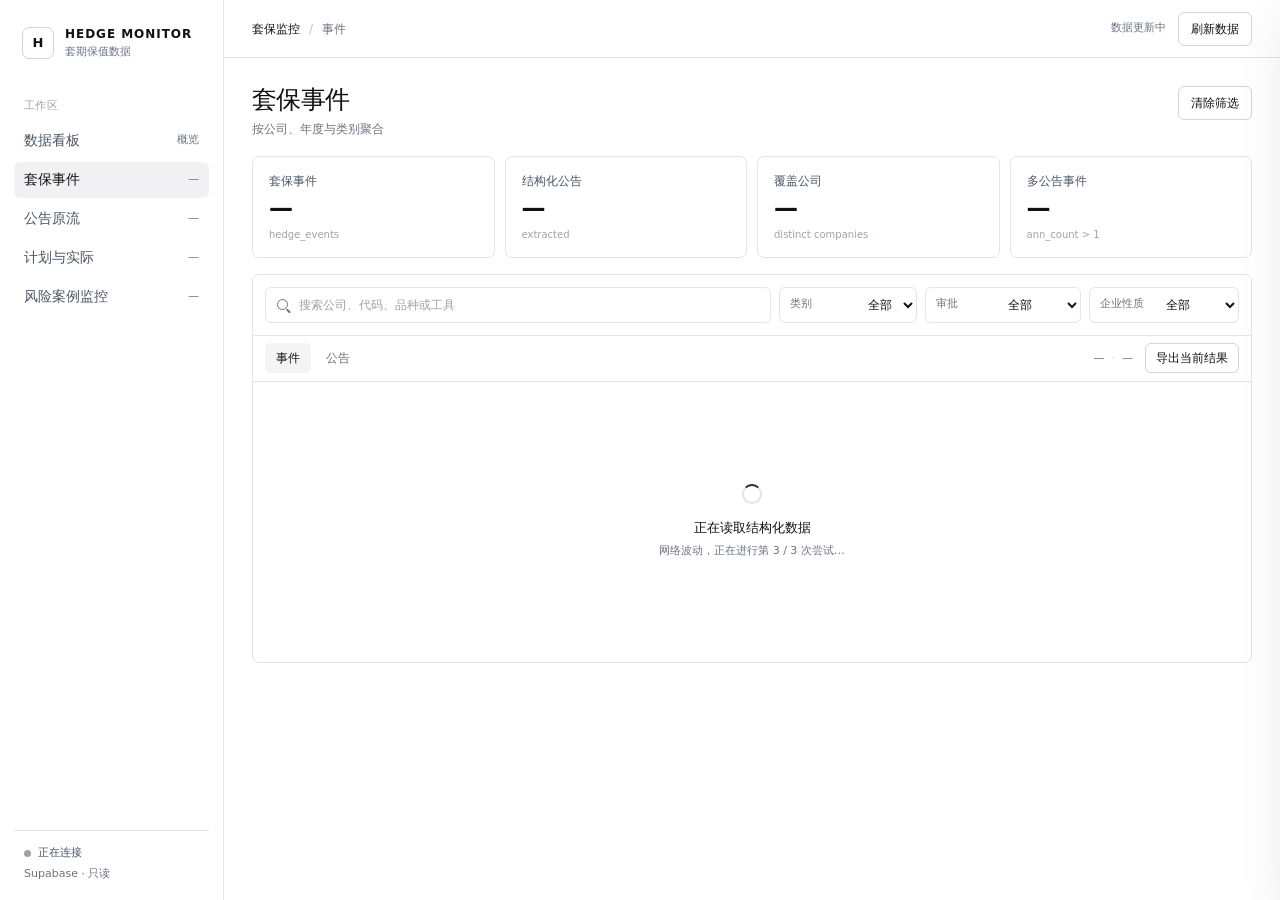
<file: web/index.html>
<!doctype html>
<html lang="zh-CN">
  <head>
    <meta charset="UTF-8" />
    <meta name="viewport" content="width=device-width, initial-scale=1" />
    <meta name="theme-color" content="#ffffff" />
    <meta name="description" content="A 股上市公司套期保值事件与公告数据终端" />
    <title>Hedge Monitor · 套保事件</title>
    <link rel="stylesheet" href="styles.css?v=20260811-1" />
    <script src="config.js?v=20260811-1"></script>
    <script src="app.js?v=20260811-1" defer></script>
    <script type="module" src="periodic.js?v=20260811-1"></script>
    <script type="module" src="risk.js?v=20260811-1"></script>
  </head>
  <body>
    <div class="app-shell">
      <aside class="sidebar" aria-label="主导航">
        <a class="brand" href="#top" aria-label="Hedge Monitor 首页">
          <span class="brand-mark">H</span>
          <span class="brand-copy">
            <strong>HEDGE MONITOR</strong>
            <small>套期保值数据</small>
          </span>
        </a>

        <div class="sidebar-label">工作区</div>
        <nav class="side-nav">
          <button class="side-link" type="button" data-view="dashboard">
            <span>数据看板</span><strong>概览</strong>
          </button>
          <button class="side-link is-active" type="button" data-view="events">
            <span>套保事件</span><strong id="nav-events-count">—</strong>
          </button>
          <button class="side-link" type="button" data-view="announcements">
            <span>公告原流</span><strong id="nav-announcements-count">—</strong>
          </button>
          <button class="side-link" type="button" data-view="actuals">
            <span>计划与实际</span><strong id="nav-periodic-count">—</strong>
          </button>
          <button class="side-link" type="button" data-view="risk">
            <span>风险案例监控</span><strong id="nav-risk-count">—</strong>
          </button>
        </nav>

        <div class="sidebar-status">
          <div><span class="status-dot"></span><strong id="connection-label">正在连接</strong></div>
          <span id="sidebar-updated">Supabase · 只读</span>
        </div>
      </aside>

      <div class="main-column">
        <header class="topbar">
          <div class="breadcrumb"><strong>套保监控</strong><span>/</span><span id="breadcrumb-view">事件</span></div>
          <div class="topbar-actions">
            <span class="data-date" id="data-date">数据更新中</span>
            <button class="button button--secondary" id="refresh-button" type="button">刷新数据</button>
          </div>
        </header>

        <main id="top" class="main-content">
          <section class="page-heading">
            <div>
              <h1 id="page-title">套保事件</h1>
              <p id="page-subtitle">按公司、年度与类别聚合</p>
            </div>
            <div class="page-heading-actions">
              <button class="button button--secondary" id="clear-filters" type="button">清除筛选</button>
            </div>
          </section>

          <section class="metric-grid" id="metric-grid" aria-label="数据概览">
            <article class="metric-card">
              <span>套保事件</span>
              <strong id="metric-events">—</strong>
              <small>hedge_events</small>
            </article>
            <article class="metric-card">
              <span>结构化公告</span>
              <strong id="metric-extracted">—</strong>
              <small>extracted</small>
            </article>
            <article class="metric-card">
              <span>覆盖公司</span>
              <strong id="metric-companies">—</strong>
              <small>distinct companies</small>
            </article>
            <article class="metric-card">
              <span>多公告事件</span>
              <strong id="metric-multi">—</strong>
              <small>ann_count &gt; 1</small>
            </article>
          </section>

          <section class="dashboard-view" id="dashboard-view" hidden>
            <div class="dashboard-controls">
              <div>
                <strong id="dashboard-year-summary">全部年份</strong>
                <span>年份筛选应用于下方分布与质量图，年度趋势保留完整时间序列</span>
              </div>
              <label class="dashboard-year-filter">
                <span>统计年份</span>
                <select id="dashboard-year-filter" aria-label="选择数据看板统计年份">
                  <option value="all">全部年份</option>
                </select>
              </label>
            </div>
            <div class="dashboard-grid">
              <article class="chart-card chart-card--wide">
                <header class="chart-header">
                  <div><span>年度覆盖</span><h2>公司与事件趋势</h2></div>
                  <small>公司数按股票代码去重</small>
                </header>
                <div class="year-chart" id="year-chart"></div>
              </article>

              <article class="chart-card">
                <header class="chart-header">
                  <div><span>企业性质</span><h2>覆盖公司分布</h2></div>
                  <small>去重公司数</small>
                </header>
                <div class="bar-chart" id="type-chart"></div>
              </article>

              <article class="chart-card">
                <header class="chart-header">
                  <div><span>套保类别</span><h2>事件结构</h2></div>
                  <small>多标签事件可能重复计数</small>
                </header>
                <div class="bar-chart" id="scope-chart"></div>
              </article>

              <article class="chart-card chart-card--wide">
                <header class="chart-header">
                  <div><span>一级行业</span><h2>覆盖公司 Top 12</h2></div>
                  <small>主值为公司数，右侧同时显示事件数</small>
                </header>
                <div class="bar-chart bar-chart--columns" id="industry-chart"></div>
              </article>

              <article class="chart-card chart-card--wide">
                <header class="chart-header">
                  <div><span>所在地区</span><h2>省份覆盖 Top 16</h2></div>
                  <small>主值为公司数，右侧同时显示事件数</small>
                </header>
                <div class="bar-chart bar-chart--columns" id="province-chart"></div>
              </article>

              <article class="chart-card">
                <header class="chart-header">
                  <div><span>审批层级</span><h2>事件审批分布</h2></div>
                  <small>按事件数统计</small>
                </header>
                <div class="bar-chart" id="approval-chart"></div>
              </article>

              <article class="chart-card">
                <header class="chart-header">
                  <div><span>字段质量</span><h2>结构化覆盖率</h2></div>
                  <small>按事件数统计</small>
                </header>
                <div class="quality-grid" id="quality-chart"></div>
              </article>
            </div>
          </section>

          <section class="periodic-view" id="periodic-view" hidden>
            <div class="periodic-summary" id="periodic-summary" aria-label="定期报告数据概览">
              <article><span>结构化报告</span><strong id="periodic-report-count">—</strong></article>
              <article><span>覆盖公司</span><strong id="periodic-company-count">—</strong></article>
              <article><span>数值事实</span><strong id="periodic-metric-count">—</strong></article>
              <article><span>套期会计已应用</span><strong id="periodic-accounting-count">—</strong></article>
            </div>

            <div class="periodic-panel">
              <div class="periodic-filters">
                <label class="search-field">
                  <span class="search-mark" aria-hidden="true"></span>
                  <input id="periodic-search" type="search" placeholder="搜索公司、代码、品种或工具" autocomplete="off" />
                </label>
                <label class="select-field">
                  <span>报告年度</span>
                  <select id="periodic-year-filter"><option value="all">全部</option></select>
                </label>
                <label class="select-field">
                  <span>类别</span>
                  <select id="periodic-scope-filter">
                    <option value="all">全部</option>
                    <option value="商品">商品</option>
                    <option value="外汇">外汇</option>
                    <option value="利率">利率</option>
                    <option value="综合">综合</option>
                    <option value="未明确">未明确</option>
                  </select>
                </label>
                <label class="select-field">
                  <span>套期会计</span>
                  <select id="periodic-accounting-filter">
                    <option value="all">全部</option>
                    <option value="已应用">已应用</option>
                    <option value="未应用">未应用</option>
                    <option value="混合应用">混合应用</option>
                    <option value="未明确披露">未明确披露</option>
                    <option value="需复核">需复核</option>
                  </select>
                </label>
                <label class="select-field">
                  <span>证据</span>
                  <select id="periodic-evidence-filter">
                    <option value="all">全部</option>
                    <option value="完整">完整</option>
                    <option value="部分">部分</option>
                  </select>
                </label>
              </div>

              <div class="periodic-toolbar">
                <div>
                  <strong id="periodic-result-count">—</strong>
                  <span>一行表示公司 × 报告期 × 类别</span>
                </div>
                <div class="periodic-toolbar-actions">
                  <span>公告与年报口径匹配将在 M5 启用</span>
                  <button class="button button--secondary export-button" id="periodic-export-button" type="button">导出当前结果</button>
                </div>
              </div>

              <div id="periodic-loading" class="state-panel" hidden>
                <span class="loader" aria-hidden="true"></span>
                <strong>正在读取定期报告数据</strong>
                <span>首次进入时加载报告、数值与套期会计证据</span>
              </div>
              <div id="periodic-error" class="state-panel state-panel--error" hidden>
                <strong>定期报告数据暂时无法读取</strong>
                <span id="periodic-error-message">请稍后重试。</span>
              </div>

              <div id="periodic-table-wrap" class="table-scroll periodic-table-scroll" hidden>
                <table class="data-table periodic-table">
                  <thead>
                    <tr>
                      <th>报告期</th>
                      <th>公司</th>
                      <th>类别 / 品种</th>
                      <th>公告计划</th>
                      <th>实际交易流量</th>
                      <th>期末保证金</th>
                      <th>衍生金融资产</th>
                      <th>衍生金融负债</th>
                      <th>公允价值净额</th>
                      <th>综合损益</th>
                      <th>处置投资收益</th>
                      <th>公允价值变动</th>
                      <th>套期会计</th>
                      <th>方法</th>
                      <th>匹配状态</th>
                      <th>证据</th>
                    </tr>
                  </thead>
                  <tbody id="periodic-body"></tbody>
                </table>
              </div>
            </div>
          </section>

          <section class="risk-view" id="risk-view" hidden>
            <div class="risk-summary" aria-label="风险案例数据概览">
              <article><span>官方案例</span><strong id="risk-official-count">—</strong><small>监管或公司官方证据</small></article>
              <article><span>媒体线索</span><strong id="risk-media-count">—</strong><small>具名媒体／尚未核实</small></article>
              <article><span>覆盖公司</span><strong id="risk-company-count">—</strong><small>按股票代码去重</small></article>
              <article><span>重大损失</span><strong id="risk-loss-count">—</strong><small>风险类型统计</small></article>
            </div>

            <div class="risk-panel">
              <div class="risk-filters">
                <label class="search-field">
                  <span class="search-mark" aria-hidden="true"></span>
                  <input id="risk-search" type="search" placeholder="搜索公司、代码、风险、工具或品种" autocomplete="off" />
                </label>
                <label class="select-field"><span>事件年度</span><select id="risk-year-filter"><option value="all">全部</option></select></label>
                <label class="select-field"><span>风险类型</span><select id="risk-type-filter"><option value="all">全部</option></select></label>
                <label class="select-field"><span>来源</span><select id="risk-source-filter"><option value="all">全部</option></select></label>
                <label class="select-field"><span>状态</span><select id="risk-status-filter"><option value="all">全部</option></select></label>
                <label class="select-field">
                  <span>证据层级</span>
                  <select id="risk-evidence-filter">
                    <option value="all">全部</option>
                    <option value="official_verified">官方证据</option>
                    <option value="media_unverified">媒体报道／未核实</option>
                  </select>
                </label>
              </div>

              <div class="risk-toolbar">
                <div><strong id="risk-result-count">—</strong><span>一行表示一个衍生品风险事件</span></div>
                <button class="button button--secondary export-button" id="risk-export-button" type="button">导出当前结果</button>
              </div>

              <div id="risk-loading" class="state-panel" hidden>
                <span class="loader" aria-hidden="true"></span>
                <strong>正在读取风险案例数据</strong>
                <span>加载官方文档、逐字段证据与已发布媒体记录</span>
              </div>
              <div id="risk-error" class="state-panel state-panel--error" hidden>
                <strong>风险案例数据暂时无法读取</strong>
                <span id="risk-error-message">请稍后重试。</span>
              </div>
              <div id="risk-empty" class="state-panel" hidden>
                <strong>当前筛选没有风险记录</strong>
                <span>官方案例为 0 时会如实显示；媒体记录仅展示通过发布闸门的条目。</span>
              </div>

              <div id="risk-table-wrap" class="table-scroll risk-table-scroll" hidden>
                <table class="data-table risk-table">
                  <thead><tr>
                    <th>事件日期</th><th>公司</th><th>风险类型</th><th>工具 / 品种</th>
                    <th>证据层级</th><th>状态</th><th>来源</th><th>详情</th>
                  </tr></thead>
                  <tbody id="risk-body"></tbody>
                </table>
              </div>
            </div>
          </section>

          <section class="data-panel" id="data-panel">
            <div class="filter-row">
              <label class="search-field">
                <span class="search-mark" aria-hidden="true"></span>
                <input id="search-input" type="search" placeholder="搜索公司、代码、品种或工具" autocomplete="off" />
              </label>
              <label class="select-field">
                <span>类别</span>
                <select id="scope-filter">
                  <option value="all">全部</option>
                  <option value="商品">商品</option>
                  <option value="外汇">外汇</option>
                  <option value="利率">利率</option>
                  <option value="综合">综合</option>
                </select>
              </label>
              <label class="select-field">
                <span>审批</span>
                <select id="approval-filter">
                  <option value="all">全部</option>
                  <option value="董事会">董事会</option>
                  <option value="股东大会">股东大会</option>
                  <option value="董事会及股东大会">两级审批</option>
                  <option value="未披露">未披露</option>
                </select>
              </label>
              <label class="select-field">
                <span>企业性质</span>
                <select id="type-filter">
                  <option value="all">全部</option>
                  <option value="央企">央企</option>
                  <option value="地方国企">地方国企</option>
                  <option value="民企">民企</option>
                  <option value="外资">外资</option>
                  <option value="集体">集体</option>
                  <option value="其他">其他</option>
                </select>
              </label>
            </div>

            <div class="table-toolbar">
              <div class="view-tabs" role="tablist" aria-label="数据视图">
                <button class="view-tab is-active" type="button" data-view="events" role="tab">事件</button>
                <button class="view-tab" type="button" data-view="announcements" role="tab">公告</button>
              </div>
              <div class="toolbar-right">
                <div class="result-meta">
                  <span id="result-count">—</span>
                  <span class="separator">·</span>
                  <span id="page-label">—</span>
                </div>
                <button class="button button--secondary export-button" id="export-button" type="button">导出当前结果</button>
              </div>
            </div>

            <div id="loading-state" class="state-panel">
              <span class="loader" aria-hidden="true"></span>
              <strong>正在读取结构化数据</strong>
              <span>首次载入会完整分页读取事件层</span>
            </div>
            <div id="error-state" class="state-panel state-panel--error" hidden>
              <strong>数据暂时无法读取</strong>
              <span id="error-message">请稍后刷新。</span>
            </div>

            <div id="events-table-wrap" class="table-scroll" hidden>
              <table class="data-table events-table">
                <thead>
                  <tr>
                    <th><button class="sort-button" type="button" data-sort="date">最新披露</button></th>
                    <th><button class="sort-button" type="button" data-sort="company">公司</button></th>
                    <th>省份</th>
                    <th>类别</th>
                    <th>阶段</th>
                    <th>品种 / 工具</th>
                    <th>额度</th>
                    <th>期限</th>
                    <th><button class="sort-button" type="button" data-sort="evidence">证据</button></th>
                  </tr>
                </thead>
                <tbody id="events-body"></tbody>
              </table>
            </div>

            <div id="announcements-table-wrap" class="table-scroll" hidden>
              <table class="data-table announcements-table">
                <thead>
                  <tr>
                    <th>披露日期</th>
                    <th>公司</th>
                    <th>省份</th>
                    <th>公告标题</th>
                    <th>角色</th>
                    <th>类别</th>
                    <th>置信度</th>
                    <th>证据</th>
                  </tr>
                </thead>
                <tbody id="announcements-body"></tbody>
              </table>
            </div>

            <div class="pagination" id="pagination" hidden>
              <button class="button button--secondary" id="prev-page" type="button">上一页</button>
              <div id="pagination-pages" class="pagination-pages"></div>
              <button class="button button--secondary" id="next-page" type="button">下一页</button>
            </div>
          </section>
        </main>
      </div>
    </div>

    <aside class="detail-drawer" id="detail-drawer" aria-hidden="true" aria-label="事件详情">
      <div class="drawer-backdrop" data-close-drawer></div>
      <section class="drawer-panel" role="dialog" aria-modal="true" aria-labelledby="drawer-title">
        <header class="drawer-header">
          <div>
            <span class="drawer-kicker" id="drawer-kicker">EVENT DETAIL</span>
            <h2 id="drawer-title">事件详情</h2>
            <p id="drawer-subtitle"></p>
          </div>
          <button class="icon-button" type="button" data-close-drawer aria-label="关闭详情">×</button>
        </header>
        <div class="drawer-body" id="drawer-content"></div>
      </section>
    </aside>

    <div class="toast" id="toast" role="status" aria-live="polite"></div>
  </body>
</html>
</file>
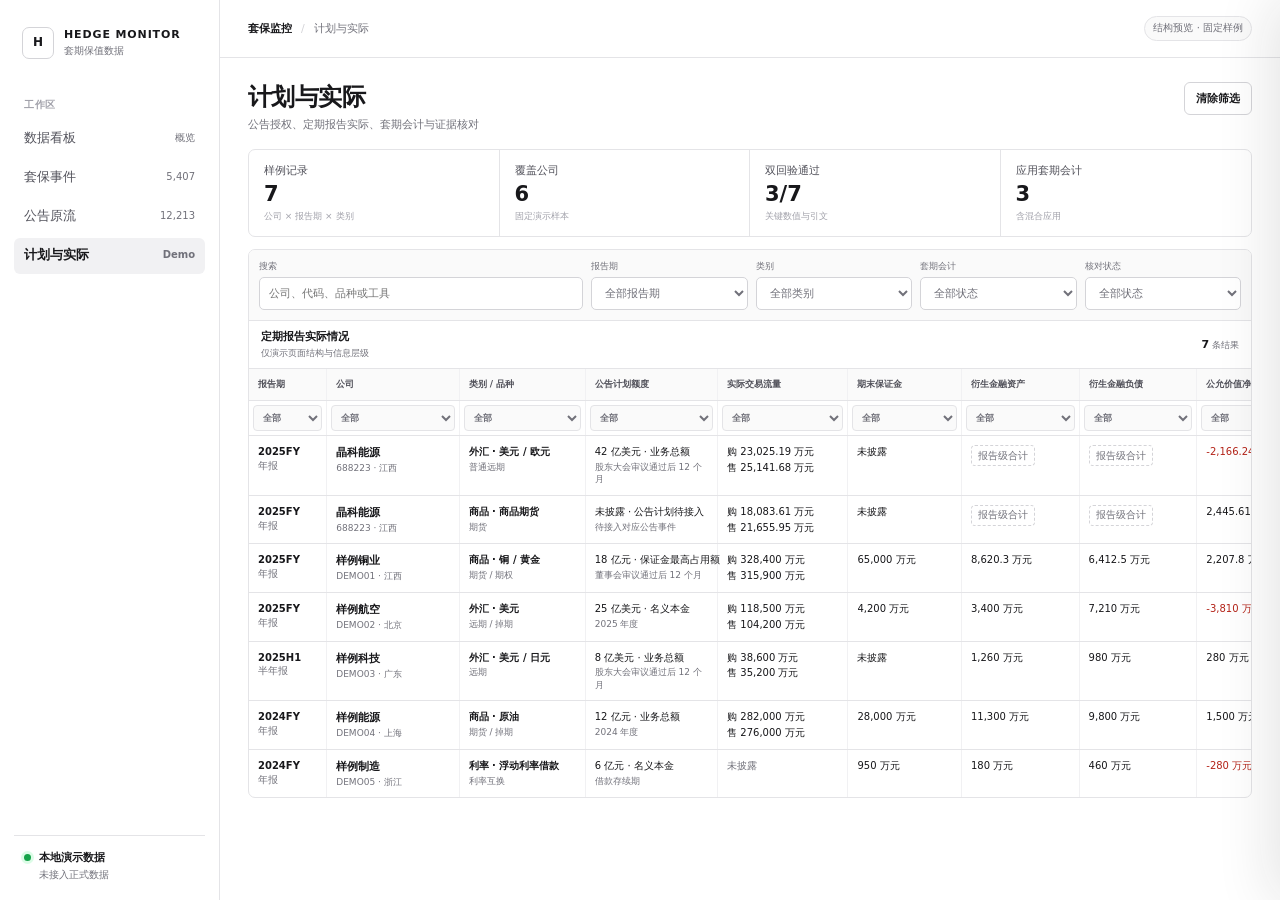
<file: web-demo/periodic-actuals/index.html>
<!doctype html>
<html lang="zh-CN">
  <head>
    <meta charset="UTF-8" />
    <meta name="viewport" content="width=device-width, initial-scale=1" />
    <meta name="theme-color" content="#ffffff" />
    <meta name="description" content="计划与实际工作区本地结构演示" />
    <title>Hedge Monitor · 计划与实际 Demo</title>
    <link rel="stylesheet" href="styles.css" />
    <script src="data.js" defer></script>
    <script src="app.js" defer></script>
  </head>
  <body>
    <div class="app-shell">
      <aside class="sidebar" aria-label="主导航">
        <a class="brand" href="#top">
          <span class="brand-mark">H</span>
          <span class="brand-copy"><strong>HEDGE MONITOR</strong><small>套期保值数据</small></span>
        </a>

        <div class="sidebar-label">工作区</div>
        <nav class="side-nav">
          <a class="side-link" href="#"><span>数据看板</span><small>概览</small></a>
          <a class="side-link" href="#"><span>套保事件</span><small>5,407</small></a>
          <a class="side-link" href="#"><span>公告原流</span><small>12,213</small></a>
          <a class="side-link is-active" href="#top" data-workspace="actuals" aria-current="page">
            <span>计划与实际</span><small>Demo</small>
          </a>
        </nav>

        <div class="sidebar-note">
          <span class="status-dot"></span>
          <div><strong>本地演示数据</strong><small>未接入正式数据</small></div>
        </div>
      </aside>

      <div class="main-column">
        <header class="topbar">
          <div class="breadcrumb"><strong>套保监控</strong><span>/</span><span>计划与实际</span></div>
          <span class="demo-badge">结构预览 · 固定样例</span>
        </header>

        <main id="top" class="main-content">
          <section class="page-heading">
            <div>
              <h1>计划与实际</h1>
              <p>公告授权、定期报告实际、套期会计与证据核对</p>
            </div>
            <button class="button button--secondary" type="button" id="reset-filters">清除筛选</button>
          </section>

          <section class="summary-strip" aria-label="样例数据概览">
            <article><span>样例记录</span><strong id="metric-rows">—</strong><small>公司 × 报告期 × 类别</small></article>
            <article><span>覆盖公司</span><strong id="metric-companies">—</strong><small>固定演示样本</small></article>
            <article><span>双回验通过</span><strong id="metric-verified">—</strong><small>关键数值与引文</small></article>
            <article><span>应用套期会计</span><strong id="metric-accounting">—</strong><small>含混合应用</small></article>
          </section>

          <section class="data-panel">
            <div class="filters">
              <label class="search-field">
                <span>搜索</span>
                <input id="search-input" type="search" placeholder="公司、代码、品种或工具" autocomplete="off" />
              </label>
              <label>
                <span>报告期</span>
                <select id="period-filter"><option value="all">全部报告期</option></select>
              </label>
              <label>
                <span>类别</span>
                <select id="category-filter">
                  <option value="all">全部类别</option>
                  <option value="商品">商品</option>
                  <option value="外汇">外汇</option>
                  <option value="利率">利率</option>
                </select>
              </label>
              <label>
                <span>套期会计</span>
                <select id="accounting-filter">
                  <option value="all">全部状态</option>
                  <option value="已应用">已应用</option>
                  <option value="未应用">未应用</option>
                  <option value="混合应用">混合应用</option>
                  <option value="未明确披露">未明确披露</option>
                  <option value="需复核">需复核</option>
                </select>
              </label>
              <label>
                <span>核对状态</span>
                <select id="match-filter">
                  <option value="all">全部状态</option>
                  <option value="匹配">匹配</option>
                  <option value="部分匹配">部分匹配</option>
                  <option value="口径不可比">口径不可比</option>
                  <option value="仅有计划">仅有计划</option>
                  <option value="仅有实际">仅有实际</option>
                </select>
              </label>
            </div>

            <div class="table-toolbar">
              <div>
                <strong>定期报告实际情况</strong>
                <span>仅演示页面结构与信息层级</span>
              </div>
              <div><strong id="result-count">—</strong><span> 条结果</span></div>
            </div>

            <div class="table-scroll">
              <table class="actuals-table">
                <thead>
                  <tr class="heading-row">
                    <th>报告期</th>
                    <th>公司</th>
                    <th>类别 / 品种</th>
                    <th>公告计划额度</th>
                    <th>实际交易流量</th>
                    <th>期末保证金</th>
                    <th>衍生金融资产</th>
                    <th>衍生金融负债</th>
                    <th>公允价值净额</th>
                    <th>衍生品综合损益</th>
                    <th>处置投资收益</th>
                    <th>公允价值变动损益</th>
                    <th>套期会计</th>
                    <th>方法</th>
                    <th>核对状态</th>
                    <th>证据</th>
                  </tr>
                  <tr class="column-filter-row">
                    <th><select id="column-period-filter" aria-label="按报告期筛选"><option value="all">全部</option></select></th>
                    <th><select id="column-company-filter" aria-label="按公司筛选"><option value="all">全部</option></select></th>
                    <th><select id="column-underlying-filter" aria-label="按类别品种筛选"><option value="all">全部</option></select></th>
                    <th><select id="column-plan-basis-filter" aria-label="按计划额度口径筛选"><option value="all">全部</option></select></th>
                    <th>
                      <select id="column-flow-filter" aria-label="按交易流量披露状态筛选">
                        <option value="all">全部</option>
                        <option value="reported">已披露</option>
                        <option value="missing">未披露</option>
                      </select>
                    </th>
                    <th>
                      <select id="column-margin-filter" aria-label="按期末保证金筛选">
                        <option value="all">全部</option>
                        <option value="positive">已披露</option>
                        <option value="missing">未披露</option>
                      </select>
                    </th>
                    <th>
                      <select id="column-asset-filter" aria-label="按衍生金融资产筛选">
                        <option value="all">全部</option>
                        <option value="positive">正值</option>
                        <option value="zero">零</option>
                        <option value="missing">分类未披露</option>
                      </select>
                    </th>
                    <th>
                      <select id="column-liability-filter" aria-label="按衍生金融负债筛选">
                        <option value="all">全部</option>
                        <option value="positive">正值</option>
                        <option value="zero">零</option>
                        <option value="missing">分类未披露</option>
                      </select>
                    </th>
                    <th>
                      <select id="column-net-filter" aria-label="按期末净额筛选">
                        <option value="all">全部</option>
                        <option value="positive">正值</option>
                        <option value="negative">负值</option>
                        <option value="missing">未披露</option>
                      </select>
                    </th>
                    <th>
                      <select id="column-pnl-filter" aria-label="按综合损益筛选">
                        <option value="all">全部</option>
                        <option value="positive">盈利</option>
                        <option value="negative">亏损</option>
                        <option value="missing">未披露</option>
                      </select>
                    </th>
                    <th>
                      <select id="column-disposal-filter" aria-label="按处置投资收益筛选">
                        <option value="all">全部</option>
                        <option value="positive">正值</option>
                        <option value="negative">负值</option>
                        <option value="missing">分类未披露</option>
                      </select>
                    </th>
                    <th>
                      <select id="column-fv-filter" aria-label="按公允价值变动损益筛选">
                        <option value="all">全部</option>
                        <option value="positive">正值</option>
                        <option value="negative">负值</option>
                        <option value="missing">分类未披露</option>
                      </select>
                    </th>
                    <th>
                      <select id="column-accounting-filter" aria-label="按套期会计状态筛选">
                        <option value="all">全部</option>
                        <option value="已应用">已应用</option>
                        <option value="未应用">未应用</option>
                        <option value="混合应用">混合应用</option>
                        <option value="未明确披露">未明确</option>
                        <option value="需复核">需复核</option>
                      </select>
                    </th>
                    <th><select id="column-method-filter" aria-label="按套期会计方法筛选"><option value="all">全部</option></select></th>
                    <th>
                      <select id="column-match-filter" aria-label="按核对状态筛选">
                        <option value="all">全部</option>
                        <option value="匹配">匹配</option>
                        <option value="部分匹配">部分匹配</option>
                        <option value="口径不可比">不可比</option>
                        <option value="仅有计划">仅计划</option>
                        <option value="仅有实际">仅实际</option>
                      </select>
                    </th>
                    <th>
                      <select id="column-evidence-filter" aria-label="按证据完整度筛选">
                        <option value="all">全部</option>
                        <option value="complete">完整</option>
                        <option value="partial">部分</option>
                      </select>
                    </th>
                  </tr>
                </thead>
                <tbody id="actuals-body"></tbody>
              </table>
            </div>

            <div class="empty-state" id="empty-state" hidden>
              <strong>没有符合条件的样例</strong>
              <span>调整筛选条件后再试。</span>
            </div>
          </section>
        </main>
      </div>
    </div>

    <div class="drawer-overlay" id="drawer-overlay" hidden></div>
    <aside class="detail-drawer" id="detail-drawer" aria-hidden="true" aria-label="计划与实际详情">
      <header class="drawer-header">
        <div>
          <span>研究详情</span>
          <h2 id="drawer-title">—</h2>
        </div>
        <button class="icon-button" id="drawer-close" type="button" aria-label="关闭详情">×</button>
      </header>
      <div class="drawer-content" id="drawer-content"></div>
    </aside>
  </body>
</html>
</file>
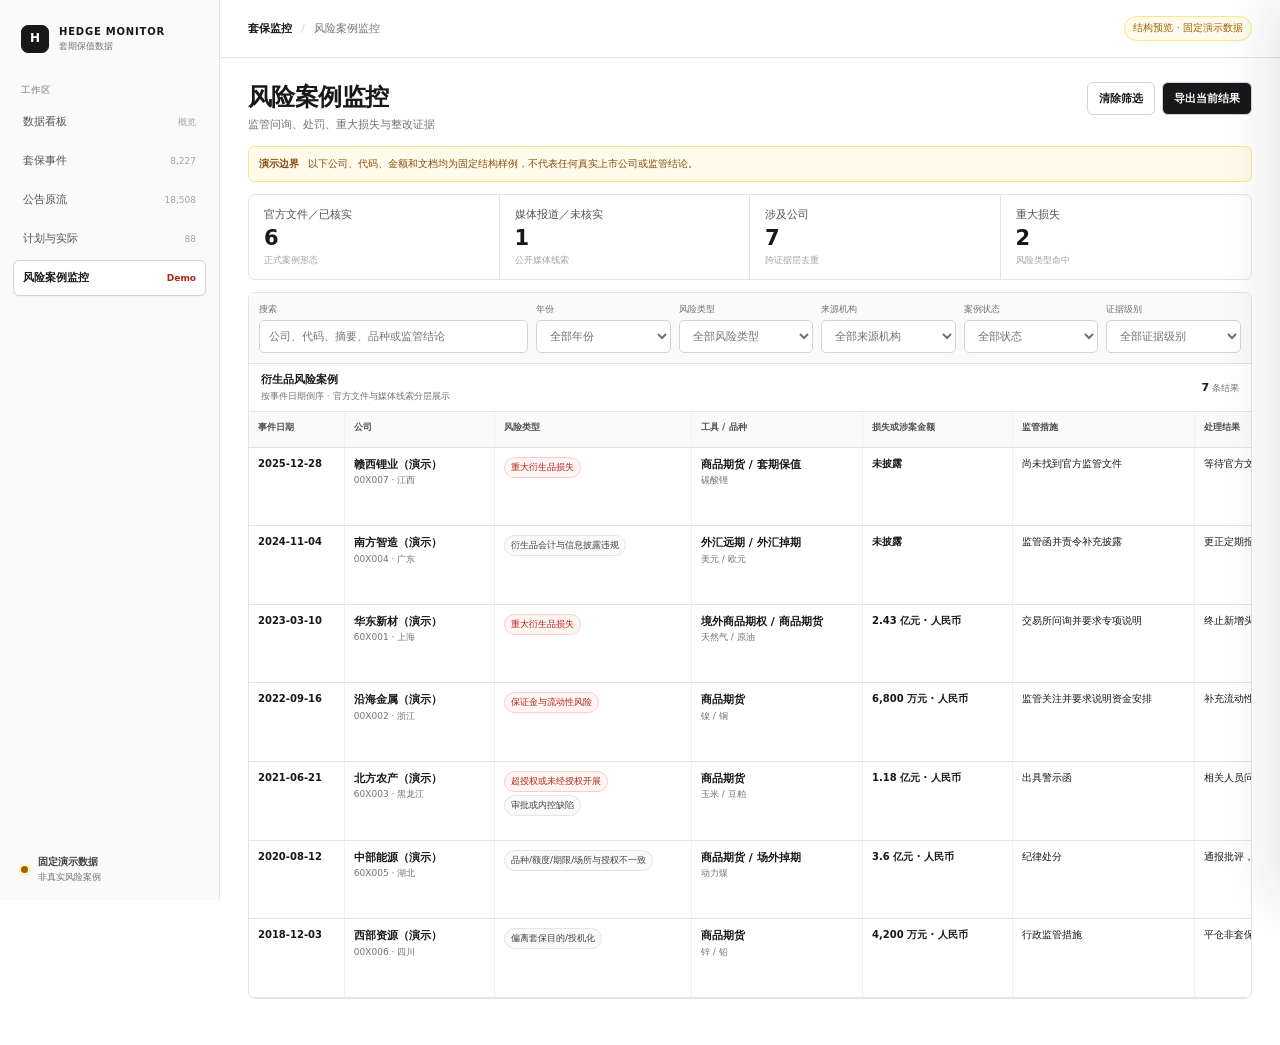
<file: web-demo/risk-cases/index.html>
<!doctype html>
<html lang="zh-CN">
  <head>
    <meta charset="UTF-8" />
    <meta name="viewport" content="width=device-width, initial-scale=1" />
    <meta name="theme-color" content="#ffffff" />
    <meta name="description" content="风险案例监控工作区本地结构演示" />
    <title>Hedge Monitor · 风险案例监控 Demo</title>
    <link rel="stylesheet" href="styles.css" />
    <script src="data.js" defer></script>
    <script src="app.js" defer></script>
  </head>
  <body>
    <div class="app-shell">
      <aside class="sidebar" aria-label="主导航">
        <a class="brand" href="#top">
          <span class="brand-mark">H</span>
          <span class="brand-copy"><strong>HEDGE MONITOR</strong><small>套期保值数据</small></span>
        </a>

        <div class="sidebar-label">工作区</div>
        <nav class="side-nav">
          <a class="side-link" href="#"><span>数据看板</span><small>概览</small></a>
          <a class="side-link" href="#"><span>套保事件</span><small>8,227</small></a>
          <a class="side-link" href="#"><span>公告原流</span><small>18,508</small></a>
          <a class="side-link" href="#"><span>计划与实际</span><small>88</small></a>
          <a class="side-link is-active" href="#top" data-workspace="risk-cases" aria-current="page">
            <span>风险案例监控</span><small>Demo</small>
          </a>
        </nav>

        <div class="sidebar-note">
          <span class="status-dot"></span>
          <div><strong>固定演示数据</strong><small>非真实风险案例</small></div>
        </div>
      </aside>

      <div class="main-column">
        <header class="topbar">
          <div class="breadcrumb"><strong>套保监控</strong><span>/</span><span>风险案例监控</span></div>
          <span class="demo-badge">结构预览 · 固定演示数据</span>
        </header>

        <main id="top" class="main-content">
          <section class="page-heading">
            <div>
              <h1>风险案例监控</h1>
              <p>监管问询、处罚、重大损失与整改证据</p>
            </div>
            <div class="heading-actions">
              <button class="button button--secondary" type="button" id="reset-filters">清除筛选</button>
              <button class="button" type="button" id="export-button">导出当前结果</button>
            </div>
          </section>

          <div class="demo-notice" role="note">
            <strong>演示边界</strong>
            <span>以下公司、代码、金额和文档均为固定结构样例，不代表任何真实上市公司或监管结论。</span>
          </div>

          <section class="summary-strip" aria-label="风险案例概览">
            <article><span>官方文件／已核实</span><strong id="metric-official">—</strong><small>正式案例形态</small></article>
            <article><span>媒体报道／未核实</span><strong id="metric-media">—</strong><small>公开媒体线索</small></article>
            <article><span>涉及公司</span><strong id="metric-companies">—</strong><small>跨证据层去重</small></article>
            <article><span>重大损失</span><strong id="metric-loss">—</strong><small>风险类型命中</small></article>
          </section>

          <section class="data-panel">
            <div class="filters">
              <label class="search-field">
                <span>搜索</span>
                <input id="search-input" type="search" placeholder="公司、代码、摘要、品种或监管结论" autocomplete="off" />
              </label>
              <label>
                <span>年份</span>
                <select id="year-filter"><option value="all">全部年份</option></select>
              </label>
              <label>
                <span>风险类型</span>
                <select id="risk-filter"><option value="all">全部风险类型</option></select>
              </label>
              <label>
                <span>来源机构</span>
                <select id="source-filter"><option value="all">全部来源机构</option></select>
              </label>
              <label>
                <span>案例状态</span>
                <select id="status-filter"><option value="all">全部状态</option></select>
              </label>
              <label>
                <span>证据级别</span>
                <select id="evidence-filter">
                  <option value="all">全部证据级别</option>
                  <option value="official_verified">官方文件／已核实</option>
                  <option value="media_unverified">媒体报道／未核实</option>
                </select>
              </label>
            </div>

            <div class="table-toolbar">
              <div>
                <strong>衍生品风险案例</strong>
                <span>按事件日期倒序 · 官方文件与媒体线索分层展示</span>
              </div>
              <div><strong id="result-count">—</strong><span> 条结果</span></div>
            </div>

            <div class="table-scroll" id="table-scroll">
              <table class="risk-table">
                <thead>
                  <tr>
                    <th>事件日期</th>
                    <th>公司</th>
                    <th>风险类型</th>
                    <th>工具 / 品种</th>
                    <th>损失或涉案金额</th>
                    <th>监管措施</th>
                    <th>处理结果</th>
                    <th>来源机构</th>
                    <th>案例状态</th>
                    <th>证据级别</th>
                  </tr>
                </thead>
                <tbody id="cases-body"></tbody>
              </table>
            </div>

            <div class="empty-state" id="empty-state" hidden>
              <strong>当前筛选没有结果</strong>
              <span>调整筛选条件或清除筛选后重试。</span>
            </div>
          </section>
        </main>
      </div>
    </div>

    <div class="drawer-overlay" id="drawer-overlay" hidden></div>
    <aside class="detail-drawer" id="detail-drawer" aria-hidden="true" aria-label="风险案例详情">
      <header class="drawer-header">
        <div><span id="drawer-subtitle">案例详情</span><h2 id="drawer-title">风险案例</h2></div>
        <button class="icon-button" type="button" id="drawer-close" aria-label="关闭详情">×</button>
      </header>
      <div class="drawer-content" id="drawer-content"></div>
    </aside>
  </body>
</html>
</file>
<file: web/styles.css>
:root {
  color-scheme: light;
  --background: #ffffff;
  --surface: #ffffff;
  --surface-subtle: #fafafa;
  --surface-muted: #f5f5f5;
  --foreground: #111111;
  --muted: #6b7280;
  --muted-strong: #4b5563;
  --border: #e4e4e7;
  --border-strong: #d4d4d8;
  --accent: #18181b;
  --accent-soft: #f4f4f5;
  --blue: #2563eb;
  --green: #16803c;
  --amber: #a16207;
  --red: #b42318;
  --shadow: 0 18px 50px rgba(15, 23, 42, 0.12);
  font-family: Inter, ui-sans-serif, system-ui, -apple-system, BlinkMacSystemFont, "Segoe UI", "Microsoft YaHei", sans-serif;
  font-synthesis: none;
}

* { box-sizing: border-box; }

html { min-width: 320px; background: var(--background); scroll-behavior: smooth; }

body {
  margin: 0;
  min-width: 320px;
  min-height: 100vh;
  background: var(--background);
  color: var(--foreground);
  font-size: 14px;
  line-height: 1.5;
  -webkit-font-smoothing: antialiased;
}

body.drawer-open { overflow: hidden; }

button, input, select { font: inherit; color: inherit; }
button { cursor: pointer; }
a { color: inherit; }
[hidden] { display: none !important; }

.app-shell { min-height: 100vh; display: grid; grid-template-columns: 224px minmax(0, 1fr); }

.sidebar {
  position: sticky;
  top: 0;
  height: 100vh;
  display: flex;
  flex-direction: column;
  padding: 22px 14px 18px;
  border-right: 1px solid var(--border);
  background: var(--surface);
  z-index: 10;
}

.brand {
  display: flex;
  align-items: center;
  gap: 11px;
  min-height: 42px;
  padding: 0 8px;
  color: inherit;
  text-decoration: none;
}

.brand-mark {
  width: 32px;
  height: 32px;
  display: grid;
  place-items: center;
  border: 1px solid var(--border-strong);
  border-radius: 7px;
  font-size: 13px;
  font-weight: 700;
}

.brand-copy { display: flex; flex-direction: column; min-width: 0; }
.brand-copy strong { font-size: 12px; letter-spacing: .08em; white-space: nowrap; }
.brand-copy small { margin-top: 1px; color: var(--muted); font-size: 11px; }

.sidebar-label {
  margin: 34px 10px 8px;
  color: #9ca3af;
  font-size: 11px;
  font-weight: 600;
  letter-spacing: .04em;
}

.side-nav { display: grid; gap: 3px; }

.side-link {
  width: 100%;
  height: 36px;
  display: flex;
  align-items: center;
  justify-content: space-between;
  padding: 0 10px;
  border: 0;
  border-radius: 6px;
  background: transparent;
  color: var(--muted-strong);
  text-align: left;
}

.side-link strong { color: var(--muted); font-size: 11px; font-weight: 500; }
.side-link:hover { background: var(--surface-muted); color: var(--foreground); }
.side-link.is-active { background: #f1f1f3; color: var(--foreground); font-weight: 650; }

.sidebar-status {
  margin-top: auto;
  padding: 14px 10px 0;
  border-top: 1px solid var(--border);
  color: var(--muted);
  font-size: 11px;
}

.sidebar-status div { display: flex; align-items: center; gap: 7px; margin-bottom: 4px; color: var(--muted-strong); }
.sidebar-status strong { font-weight: 550; }
.status-dot { width: 7px; height: 7px; border-radius: 50%; background: #a1a1aa; }
.status-dot.is-online { background: #16a34a; box-shadow: 0 0 0 3px #dcfce7; }
.status-dot.is-error { background: #dc2626; box-shadow: 0 0 0 3px #fee2e2; }

.main-column { min-width: 0; }

.topbar {
  height: 58px;
  display: flex;
  align-items: center;
  justify-content: space-between;
  gap: 20px;
  padding: 0 28px;
  border-bottom: 1px solid var(--border);
  background: rgba(255, 255, 255, .96);
}

.breadcrumb { display: flex; align-items: center; gap: 9px; color: var(--muted); font-size: 12px; }
.breadcrumb strong { color: var(--foreground); font-weight: 650; }
.breadcrumb span:nth-child(2) { color: #c4c4c7; }
.topbar-actions { display: flex; align-items: center; gap: 12px; }
.data-date { color: var(--muted); font-size: 11px; }

.button {
  min-height: 34px;
  display: inline-flex;
  align-items: center;
  justify-content: center;
  padding: 0 12px;
  border: 1px solid var(--border-strong);
  border-radius: 6px;
  background: var(--foreground);
  color: #fff;
  font-size: 12px;
  font-weight: 600;
}

.button:hover { opacity: .88; }
.button:disabled { cursor: not-allowed; opacity: .45; }
.button--secondary { background: var(--surface); color: var(--foreground); }
.button--secondary:hover { background: var(--surface-muted); opacity: 1; }

.main-content { max-width: 1550px; margin: 0 auto; padding: 26px 28px 48px; }

.page-heading { display: flex; align-items: flex-start; justify-content: space-between; gap: 20px; margin-bottom: 18px; }
.page-heading h1 { margin: 0; font-size: 25px; line-height: 1.25; letter-spacing: -.025em; }
.page-heading p { margin: 5px 0 0; color: var(--muted); font-size: 12px; }
.page-heading-actions { padding-top: 2px; }

.metric-grid { display: grid; grid-template-columns: repeat(4, minmax(0, 1fr)); gap: 10px; margin-bottom: 16px; }

.metric-card {
  min-height: 98px;
  display: flex;
  flex-direction: column;
  justify-content: center;
  padding: 15px 16px;
  border: 1px solid var(--border);
  border-radius: 7px;
  background: var(--surface);
}

.metric-card span { color: var(--muted-strong); font-size: 12px; }
.metric-card strong { margin-top: 5px; font-size: 24px; line-height: 1.1; letter-spacing: -.025em; font-variant-numeric: tabular-nums; }
.metric-card small { margin-top: 5px; color: #9ca3af; font-size: 10px; }

.dashboard-view { margin-bottom: 16px; }
.dashboard-controls {
  min-height: 58px;
  display: flex;
  align-items: center;
  justify-content: space-between;
  gap: 18px;
  margin-bottom: 10px;
  padding: 10px 12px;
  border: 1px solid var(--border);
  border-radius: 7px;
  background: var(--surface);
}
.dashboard-controls > div { display: grid; gap: 3px; }
.dashboard-controls strong { font-size: 12px; font-variant-numeric: tabular-nums; }
.dashboard-controls > div > span { color: var(--muted); font-size: 10px; }
.dashboard-year-filter { height: 36px; display: flex; align-items: center; gap: 10px; padding-left: 10px; border: 1px solid var(--border); border-radius: 6px; color: var(--muted); font-size: 10px; white-space: nowrap; }
.dashboard-year-filter select { height: 100%; min-width: 108px; padding: 0 9px 0 2px; border: 0; outline: 0; background: transparent; color: var(--foreground); font-size: 12px; }
.dashboard-year-filter:focus-within { border-color: #a1a1aa; box-shadow: 0 0 0 2px #f4f4f5; }
.dashboard-grid { display: grid; grid-template-columns: repeat(2, minmax(0, 1fr)); gap: 10px; }

.chart-card {
  min-width: 0;
  min-height: 300px;
  padding: 17px 18px 18px;
  border: 1px solid var(--border);
  border-radius: 7px;
  background: var(--surface);
}

.chart-card--wide { grid-column: 1 / -1; }
.chart-header { display: flex; align-items: flex-start; justify-content: space-between; gap: 16px; margin-bottom: 18px; }
.chart-header span { color: var(--muted); font-size: 10px; }
.chart-header h2 { margin: 2px 0 0; font-size: 14px; letter-spacing: -.01em; }
.chart-header small { max-width: 210px; color: #9ca3af; font-size: 9px; text-align: right; }

.bar-chart { display: grid; gap: 11px; }
.bar-row { display: grid; grid-template-columns: 86px minmax(0, 1fr) 74px; align-items: center; gap: 10px; min-width: 0; }
.bar-label { overflow: hidden; color: var(--muted-strong); font-size: 10px; text-overflow: ellipsis; white-space: nowrap; }
.bar-track { position: relative; height: 7px; overflow: hidden; border-radius: 2px; background: #f0f0f1; }
.bar-fill { height: 100%; min-width: 2px; border-radius: 2px; background: #3f3f46; }
.bar-fill--muted { background: #94a3b8; }
.bar-value { color: var(--foreground); font-size: 10px; font-variant-numeric: tabular-nums; text-align: right; white-space: nowrap; }
.bar-value small { display: block; margin-top: 1px; color: var(--muted); font-size: 8px; }
.bar-chart--columns { grid-template-columns: repeat(2, minmax(0, 1fr)); column-gap: 32px; }

.year-chart { display: grid; gap: 16px; }
.year-row { display: grid; grid-template-columns: 64px minmax(0, 1fr) 92px; gap: 12px; align-items: center; }
.year-label { font-size: 12px; font-weight: 650; font-variant-numeric: tabular-nums; }
.year-bars { display: grid; gap: 5px; }
.year-bar { height: 9px; overflow: hidden; border-radius: 2px; background: #f0f0f1; }
.year-bar i { display: block; height: 100%; border-radius: 2px; background: #27272a; }
.year-bar:last-child i { background: #94a3b8; }
.year-values { font-size: 9px; line-height: 1.6; text-align: right; font-variant-numeric: tabular-nums; }
.year-values strong { font-size: 11px; }
.chart-legend { display: flex; gap: 16px; color: var(--muted); font-size: 9px; }
.chart-legend span { display: inline-flex; align-items: center; gap: 5px; }
.chart-legend i { width: 10px; height: 4px; border-radius: 1px; background: #27272a; }
.chart-legend span:last-child i { background: #94a3b8; }

.quality-grid { display: grid; grid-template-columns: repeat(2, minmax(0, 1fr)); gap: 8px; }
.quality-item { min-height: 78px; padding: 11px; border: 1px solid var(--border); border-radius: 6px; }
.quality-item span { display: block; color: var(--muted); font-size: 9px; }
.quality-item strong { display: block; margin-top: 5px; font-size: 18px; font-variant-numeric: tabular-nums; }
.quality-item small { display: block; margin-top: 5px; color: #9ca3af; font-size: 8px; }

.data-panel { border: 1px solid var(--border); border-radius: 7px; overflow: hidden; background: var(--surface); }

.filter-row {
  display: grid;
  grid-template-columns: minmax(280px, 1fr) 138px 156px 150px;
  gap: 8px;
  padding: 12px;
  border-bottom: 1px solid var(--border);
  background: var(--surface);
}

.search-field, .select-field {
  height: 36px;
  display: flex;
  align-items: center;
  gap: 9px;
  border: 1px solid var(--border);
  border-radius: 6px;
  background: var(--surface);
}

.search-field { padding: 0 11px; }
.search-mark { width: 11px; height: 11px; border: 1.5px solid #71717a; border-radius: 50%; position: relative; flex: 0 0 auto; }
.search-mark::after { content: ""; position: absolute; width: 5px; height: 1.5px; right: -4px; bottom: -2px; background: #71717a; transform: rotate(45deg); border-radius: 2px; }
.search-field input { width: 100%; min-width: 0; border: 0; outline: 0; background: transparent; font-size: 12px; }
.search-field input::placeholder { color: #a1a1aa; }

.select-field { justify-content: space-between; padding-left: 10px; color: var(--muted); font-size: 11px; }
.select-field select { min-width: 0; height: 100%; border: 0; outline: 0; padding: 0 8px 0 2px; background: transparent; color: var(--foreground); font-size: 12px; }

.search-field:focus-within, .select-field:focus-within { border-color: #a1a1aa; box-shadow: 0 0 0 2px #f4f4f5; }

.table-toolbar { min-height: 46px; display: flex; align-items: center; justify-content: space-between; gap: 14px; padding: 0 12px; border-bottom: 1px solid var(--border); }
.view-tabs { display: flex; align-items: center; gap: 4px; }
.view-tab { height: 30px; padding: 0 11px; border: 0; border-radius: 5px; background: transparent; color: var(--muted); font-size: 12px; }
.view-tab:hover { background: var(--surface-muted); }
.view-tab.is-active { background: var(--accent-soft); color: var(--foreground); font-weight: 650; }
.result-meta { display: flex; align-items: center; gap: 7px; color: var(--muted); font-size: 11px; font-variant-numeric: tabular-nums; }
.separator { color: #d4d4d8; }
.toolbar-right { display: flex; align-items: center; gap: 12px; }
.export-button { min-height: 30px; padding-inline: 10px; }

.table-scroll { width: 100%; overflow-x: auto; }
.data-table { width: 100%; border-collapse: collapse; table-layout: fixed; }
.events-table { min-width: 1180px; }
.announcements-table { min-width: 1110px; }

.data-table th {
  height: 38px;
  padding: 0 12px;
  border-bottom: 1px solid var(--border);
  background: var(--surface-subtle);
  color: var(--muted);
  font-size: 10px;
  font-weight: 600;
  letter-spacing: .02em;
  text-align: left;
  white-space: nowrap;
}

.events-table th:nth-child(1) { width: 94px; }
.events-table th:nth-child(2) { width: 150px; }
.events-table th:nth-child(3) { width: 82px; }
.events-table th:nth-child(4) { width: 88px; }
.events-table th:nth-child(5) { width: 138px; }
.events-table th:nth-child(6) { width: 235px; }
.events-table th:nth-child(7) { width: 150px; }
.events-table th:nth-child(8) { width: 110px; }
.events-table th:nth-child(9) { width: 82px; }
.announcements-table th:nth-child(1) { width: 100px; }
.announcements-table th:nth-child(2) { width: 150px; }
.announcements-table th:nth-child(3) { width: 82px; }
.announcements-table th:nth-child(4) { width: auto; }
.announcements-table th:nth-child(5) { width: 130px; }
.announcements-table th:nth-child(6) { width: 100px; }
.announcements-table th:nth-child(7) { width: 90px; }
.announcements-table th:nth-child(8) { width: 82px; }

.sort-button { padding: 0; border: 0; background: transparent; color: inherit; font: inherit; font-weight: inherit; }
.sort-button::after { content: " ↕"; color: #c4c4c7; }
.sort-button.is-active::after { content: " ↓"; color: var(--foreground); }
.sort-button.is-active[data-direction="asc"]::after { content: " ↑"; }

.data-table td { height: 58px; padding: 8px 12px; border-bottom: 1px solid var(--border); vertical-align: middle; font-size: 12px; }
.data-table tbody tr:last-child td { border-bottom: 0; }
.data-table tbody tr { transition: background 110ms ease; }
.data-table tbody tr:hover { background: #fafafa; }
.data-table tbody tr.is-selected { background: #f5f7fa; box-shadow: inset 2px 0 0 #2563eb; }

.row-button { display: contents; }
.cell-primary { display: block; color: var(--foreground); font-weight: 600; line-height: 1.35; overflow: hidden; text-overflow: ellipsis; white-space: nowrap; }
.cell-secondary { display: block; margin-top: 3px; color: var(--muted); font-size: 10px; line-height: 1.25; overflow: hidden; text-overflow: ellipsis; white-space: nowrap; }
.date-cell { font-variant-numeric: tabular-nums; white-space: nowrap; }
.company-cell .cell-primary { font-size: 12.5px; }
.amount-cell .cell-primary { font-variant-numeric: tabular-nums; }
.evidence-link { padding: 0; border: 0; border-bottom: 1px solid #a1a1aa; background: transparent; font-size: 12px; font-weight: 600; white-space: nowrap; }
.evidence-link:hover { border-color: var(--foreground); }

.tag-list { display: flex; flex-wrap: wrap; gap: 4px; }
.tag { display: inline-flex; align-items: center; min-height: 20px; padding: 1px 6px; border: 1px solid var(--border); border-radius: 4px; background: var(--surface); color: var(--muted-strong); font-size: 10px; white-space: nowrap; }
.tag--dark { border-color: #27272a; background: #27272a; color: #fff; }
.tag--blue { border-color: #dbeafe; background: #eff6ff; color: #1d4ed8; }

.state-panel { min-height: 280px; display: flex; flex-direction: column; align-items: center; justify-content: center; gap: 6px; color: var(--muted); text-align: center; }
.state-panel strong { color: var(--foreground); font-size: 13px; }
.state-panel span:last-child { font-size: 11px; }
.state-panel--error strong { color: var(--red); }
.loader { width: 20px; height: 20px; margin-bottom: 8px; border: 2px solid #e4e4e7; border-top-color: #27272a; border-radius: 50%; animation: spin .8s linear infinite; }
@keyframes spin { to { transform: rotate(360deg); } }

.empty-row td { height: 220px; color: var(--muted); text-align: center; }

.pagination { min-height: 56px; display: flex; align-items: center; justify-content: center; gap: 10px; padding: 10px 12px; border-top: 1px solid var(--border); }
.pagination-pages { display: flex; align-items: center; gap: 4px; }
.page-button { width: 32px; height: 32px; border: 1px solid transparent; border-radius: 5px; background: transparent; color: var(--muted); font-size: 11px; }
.page-button:hover { background: var(--surface-muted); }
.page-button.is-active { border-color: var(--border-strong); background: var(--surface); color: var(--foreground); font-weight: 650; }
.page-ellipsis { width: 24px; color: var(--muted); text-align: center; }

.detail-drawer { position: fixed; inset: 0; z-index: 50; pointer-events: none; }
.detail-drawer.is-open { pointer-events: auto; }
.drawer-backdrop { position: absolute; inset: 0; background: rgba(9, 9, 11, .16); opacity: 0; transition: opacity 170ms ease; }
.detail-drawer.is-open .drawer-backdrop { opacity: 1; }

.drawer-panel {
  position: absolute;
  top: 0;
  right: 0;
  width: min(480px, calc(100vw - 32px));
  height: 100%;
  display: flex;
  flex-direction: column;
  border-left: 1px solid var(--border-strong);
  background: var(--surface);
  box-shadow: var(--shadow);
  transform: translateX(102%);
  transition: transform 190ms ease;
}

.detail-drawer.is-open .drawer-panel { transform: translateX(0); }

.drawer-header { display: flex; align-items: flex-start; justify-content: space-between; gap: 18px; padding: 22px 22px 18px; border-bottom: 1px solid var(--border); }
.drawer-kicker { display: block; margin-bottom: 6px; color: #64748b; font-size: 9px; font-weight: 700; letter-spacing: .12em; }
.drawer-header h2 { margin: 0; font-size: 20px; line-height: 1.3; letter-spacing: -.02em; }
.drawer-header p { margin: 4px 0 0; color: var(--muted); font-size: 11px; }
.icon-button { width: 32px; height: 32px; display: grid; place-items: center; flex: 0 0 auto; padding: 0; border: 1px solid var(--border); border-radius: 6px; background: var(--surface); color: var(--muted); font-size: 20px; line-height: 1; }
.icon-button:hover { background: var(--surface-muted); color: var(--foreground); }
.drawer-body { min-height: 0; flex: 1; overflow-y: auto; }
.drawer-loading { min-height: 260px; display: grid; place-items: center; color: var(--muted); font-size: 12px; }
.drawer-section { padding: 18px 22px; border-bottom: 1px solid var(--border); }
.drawer-section:last-child { border-bottom: 0; }
.drawer-section-title { margin: 0 0 12px; color: var(--muted-strong); font-size: 11px; font-weight: 700; }

.detail-grid { display: grid; grid-template-columns: repeat(2, minmax(0, 1fr)); gap: 8px; }
.detail-card { min-height: 64px; padding: 10px; border: 1px solid var(--border); border-radius: 6px; }
.detail-card span { display: block; color: var(--muted); font-size: 9px; }
.detail-card strong { display: block; margin-top: 5px; font-size: 12px; font-weight: 650; line-height: 1.4; }

.detail-line { display: grid; grid-template-columns: 90px minmax(0, 1fr); gap: 14px; padding: 8px 0; border-bottom: 1px solid #f0f0f1; font-size: 11px; }
.detail-line:last-child { border-bottom: 0; }
.detail-line > span { color: var(--muted); }
.detail-line > strong { font-weight: 550; text-align: right; overflow-wrap: anywhere; }

.quota-list { display: grid; gap: 8px; }
.quota-item { padding: 11px 12px; border: 1px solid var(--border); border-radius: 6px; }
.quota-item-head { display: flex; align-items: flex-start; justify-content: space-between; gap: 12px; }
.quota-item-head span { color: var(--muted); font-size: 10px; }
.quota-item-head strong { font-size: 14px; font-variant-numeric: tabular-nums; }
.quota-item p { margin: 8px 0 0; color: var(--muted-strong); font-size: 11px; line-height: 1.55; }
.verification { display: flex; flex-wrap: wrap; gap: 5px; margin-top: 8px; }

.timeline { display: grid; }
.timeline-item { position: relative; padding: 0 0 18px 20px; }
.timeline-item::before { content: ""; position: absolute; left: 4px; top: 6px; bottom: -5px; width: 1px; background: var(--border); }
.timeline-item:last-child::before { display: none; }
.timeline-item::after { content: ""; position: absolute; left: 1px; top: 5px; width: 7px; height: 7px; border: 2px solid #fff; border-radius: 50%; background: #64748b; box-shadow: 0 0 0 1px #94a3b8; }
.timeline-meta { display: flex; align-items: center; gap: 7px; margin-bottom: 5px; color: var(--muted); font-size: 9px; }
.timeline-item h4 { margin: 0; font-size: 12px; line-height: 1.45; }
.timeline-item > p { margin: 6px 0 0; color: var(--muted-strong); font-size: 11px; line-height: 1.6; }
.evidence-quote { margin: 8px 0 0; padding: 9px 10px; border-left: 2px solid #315d82; border-radius: 0 5px 5px 0; background: #f8fafc; color: #273548; font-size: 11px; line-height: 1.6; }
.evidence-quote small { display: block; margin-bottom: 3px; color: #64748b; font-size: 9px; }
.source-link { display: inline-flex; margin-top: 8px; color: #1d4ed8; font-size: 10px; text-decoration: none; }
.source-link:hover { text-decoration: underline; }
.drawer-empty { margin: 0; color: var(--muted); font-size: 11px; line-height: 1.6; }

.toast { position: fixed; left: 50%; bottom: 24px; z-index: 70; max-width: min(420px, calc(100vw - 32px)); padding: 9px 13px; border: 1px solid #27272a; border-radius: 6px; background: #18181b; color: #fff; font-size: 11px; opacity: 0; pointer-events: none; transform: translate(-50%, 8px); transition: 160ms ease; }
.toast.is-visible { opacity: 1; transform: translate(-50%, 0); }

.periodic-view { display: grid; gap: 14px; }
.periodic-summary { display: grid; grid-template-columns: repeat(4, minmax(0, 1fr)); border: 1px solid var(--border); border-radius: 6px; background: var(--surface); }
.periodic-summary article { min-width: 0; padding: 13px 15px; border-right: 1px solid var(--border); }
.periodic-summary article:last-child { border-right: 0; }
.periodic-summary span, .periodic-summary strong { display: block; }
.periodic-summary span { color: var(--muted); font-size: 10px; }
.periodic-summary strong { margin-top: 4px; font-size: 21px; letter-spacing: -.03em; }
.periodic-panel { overflow: hidden; border: 1px solid var(--border); border-radius: 6px; background: var(--surface); }
.periodic-filters { display: grid; grid-template-columns: minmax(240px, 1.7fr) repeat(4, minmax(120px, .65fr)); gap: 7px; padding: 9px; border-bottom: 1px solid var(--border); background: #fafafa; }
.periodic-toolbar { display: flex; align-items: center; justify-content: space-between; gap: 16px; min-height: 44px; padding: 8px 11px; border-bottom: 1px solid var(--border); color: var(--muted); font-size: 10px; }
.periodic-toolbar div { display: flex; align-items: baseline; gap: 9px; }
.periodic-toolbar strong { color: var(--text); font-size: 11px; }
.periodic-toolbar .periodic-toolbar-actions { align-items: center; gap: 12px; }
.periodic-table-scroll { max-height: calc(100vh - 260px); }
.periodic-table { min-width: 2180px; }
.periodic-table th { position: sticky; top: 0; z-index: 2; white-space: nowrap; }
.periodic-table td { min-width: 104px; max-width: 180px; vertical-align: top; }
.periodic-table th:nth-child(2), .periodic-table td:nth-child(2) { position: sticky; left: 0; z-index: 1; min-width: 176px; background: var(--surface); box-shadow: 1px 0 0 var(--border); }
.periodic-table th:nth-child(2) { z-index: 3; background: #f8f8f8; }
.metric-value { display: block; font-variant-numeric: tabular-nums; white-space: nowrap; }
.metric-value.is-negative { color: #b42318; }
.metric-note { display: block; margin-top: 3px; color: var(--muted); font-size: 9px; line-height: 1.35; }
.periodic-status { display: inline-flex; align-items: center; min-height: 21px; padding: 2px 7px; border: 1px solid var(--border-strong); border-radius: 999px; background: #fff; color: var(--text); font-size: 9px; white-space: nowrap; }
.periodic-status--applied { border-color: #b7d8c4; background: #f1faf4; color: #17633a; }
.periodic-status--review { border-color: #e7c879; background: #fff9e8; color: #7a5400; }
.periodic-evidence-button { appearance: none; padding: 0; border: 0; background: transparent; color: #1d4ed8; font: inherit; cursor: pointer; }

.risk-view { display: grid; gap: 14px; }
.risk-summary { display: grid; grid-template-columns: repeat(4, minmax(0, 1fr)); border: 1px solid var(--border); border-radius: 6px; background: var(--surface); }
.risk-summary article { min-width: 0; padding: 13px 15px; border-right: 1px solid var(--border); }
.risk-summary article:last-child { border-right: 0; }
.risk-summary span, .risk-summary strong, .risk-summary small { display: block; }
.risk-summary span { color: var(--muted); font-size: 10px; }
.risk-summary strong { margin-top: 4px; font-size: 21px; letter-spacing: -.03em; }
.risk-summary small { margin-top: 2px; color: var(--muted); font-size: 9px; }
.risk-panel { overflow: hidden; border: 1px solid var(--border); border-radius: 6px; background: var(--surface); }
.risk-filters { display: grid; grid-template-columns: minmax(240px, 1.6fr) repeat(5, minmax(112px, .65fr)); gap: 7px; padding: 9px; border-bottom: 1px solid var(--border); background: #fafafa; }
.risk-toolbar { display: flex; align-items: center; justify-content: space-between; gap: 16px; min-height: 44px; padding: 8px 11px; border-bottom: 1px solid var(--border); color: var(--muted); font-size: 10px; }
.risk-toolbar div { display: flex; align-items: baseline; gap: 9px; }
.risk-toolbar strong { color: var(--foreground); font-size: 11px; }
.risk-table-scroll { max-height: calc(100vh - 280px); }
.risk-table { min-width: 1180px; }
.risk-table th { position: sticky; top: 0; z-index: 2; white-space: nowrap; }
.risk-table td { vertical-align: top; }
.risk-table th:nth-child(2), .risk-table td:nth-child(2) { position: sticky; left: 0; z-index: 1; min-width: 180px; background: var(--surface); box-shadow: 1px 0 0 var(--border); }
.risk-table th:nth-child(2) { z-index: 3; background: #f8f8f8; }
.risk-level { display: inline-flex; align-items: center; min-height: 21px; padding: 2px 7px; border: 1px solid var(--border-strong); border-radius: 999px; font-size: 9px; white-space: nowrap; }
.risk-level--official { border-color: #b7d8c4; background: #f1faf4; color: #17633a; }
.risk-level--media { border-color: #e7c879; background: #fff9e8; color: #7a5400; }

@media (max-width: 1080px) {
  .app-shell { grid-template-columns: 190px minmax(0, 1fr); }
  .filter-row { grid-template-columns: minmax(260px, 1fr) repeat(3, 132px); }
  .main-content { padding-inline: 20px; }
  .topbar { padding-inline: 20px; }
}

@media (max-width: 820px) {
  .app-shell { display: block; }
  .sidebar { position: static; width: 100%; height: auto; padding: 12px 14px; border-right: 0; border-bottom: 1px solid var(--border); }
  .brand { padding: 0; }
  .brand-copy small, .sidebar-label, .sidebar-status { display: none; }
  .side-nav { display: flex; margin-top: 10px; gap: 6px; overflow-x: auto; }
  .side-link { width: auto; min-width: 112px; border: 1px solid var(--border); }
  .topbar { height: 50px; padding: 0 14px; }
  .breadcrumb { display: none; }
  .topbar-actions { width: 100%; justify-content: space-between; }
  .main-content { padding: 18px 14px 36px; }
  .page-heading { margin-bottom: 14px; }
  .page-heading h1 { font-size: 22px; }
  .metric-grid { grid-template-columns: repeat(2, minmax(0, 1fr)); }
  .metric-card { min-height: 88px; }
  .dashboard-grid { grid-template-columns: 1fr; }
  .dashboard-controls { align-items: flex-start; flex-direction: column; }
  .dashboard-year-filter { width: 100%; justify-content: space-between; }
  .chart-card--wide { grid-column: auto; }
  .bar-chart--columns { grid-template-columns: 1fr; }
  .filter-row { grid-template-columns: repeat(2, minmax(0, 1fr)); }
  .search-field { grid-column: 1 / -1; }
  .filter-row .select-field:last-child { grid-column: 1 / -1; }
  .periodic-summary { grid-template-columns: repeat(2, minmax(0, 1fr)); }
  .periodic-summary article:nth-child(2) { border-right: 0; }
  .periodic-summary article:nth-child(-n + 2) { border-bottom: 1px solid var(--border); }
  .periodic-filters { grid-template-columns: repeat(2, minmax(0, 1fr)); }
  .periodic-filters .search-field { grid-column: 1 / -1; }
  .risk-summary { grid-template-columns: repeat(2, minmax(0, 1fr)); }
  .risk-summary article:nth-child(2) { border-right: 0; }
  .risk-summary article:nth-child(-n + 2) { border-bottom: 1px solid var(--border); }
  .risk-filters { grid-template-columns: repeat(2, minmax(0, 1fr)); }
  .risk-filters .search-field { grid-column: 1 / -1; }

  .table-scroll { overflow: visible; }
  .data-table { min-width: 0; }
  .data-table thead { display: none; }
  .data-table, .data-table tbody, .data-table tr, .data-table td { display: block; width: 100%; }
  .data-table tbody { padding: 0; }
  .data-table tr { position: relative; display: grid; grid-template-columns: 92px minmax(0, 1fr); padding: 12px; border-bottom: 1px solid var(--border); }
  .data-table td { height: auto; min-height: 0; padding: 4px 6px; border: 0; }
  .data-table td::before { content: attr(data-label); display: block; margin-bottom: 2px; color: var(--muted); font-size: 9px; }
  .data-table td:nth-child(1) { grid-row: span 2; }
  .data-table td:nth-last-child(1) { grid-column: 1 / -1; }
  .events-table td:nth-child(4), .events-table td:nth-child(5), .events-table td:nth-child(8) { display: none; }
  .announcements-table tr { grid-template-columns: 88px minmax(0, 1fr); }
  .announcements-table td:nth-child(5), .announcements-table td:nth-child(7) { display: none; }
  .announcements-table td:nth-child(4) { grid-column: 2; }
  .periodic-table-scroll { max-height: none; overflow-x: auto; }
  .periodic-table { display: table; min-width: 2180px; }
  .periodic-table thead { display: table-header-group; }
  .periodic-table tbody { display: table-row-group; padding: 0; }
  .periodic-table tr { display: table-row; padding: 0; }
  .periodic-table td { display: table-cell; width: auto; padding: 8px 10px; border-bottom: 1px solid var(--border); }
  .periodic-table td::before { display: none; }
  .periodic-table td:nth-child(1), .periodic-table td:nth-last-child(1) { grid-row: auto; grid-column: auto; }
  .risk-table-scroll { max-height: none; overflow: visible; }
  .risk-table { min-width: 0; }
  .risk-table th:nth-child(2), .risk-table td:nth-child(2) { position: static; min-width: 0; box-shadow: none; }
  .evidence-link { margin-top: 3px; }
  .pagination-pages .page-button:not(.is-active) { display: none; }
}

@media (max-width: 520px) {
  .data-date { max-width: 170px; overflow: hidden; text-overflow: ellipsis; white-space: nowrap; }
  .page-heading-actions { display: none; }
  .metric-grid { gap: 7px; }
  .metric-card { min-height: 80px; padding: 11px 12px; }
  .metric-card strong { font-size: 21px; }
  .filter-row { grid-template-columns: 1fr; }
  .search-field, .filter-row .select-field:last-child { grid-column: auto; }
  .periodic-filters { grid-template-columns: 1fr; }
  .periodic-filters .search-field { grid-column: auto; }
  .periodic-toolbar { align-items: flex-start; flex-direction: column; }
  .risk-filters { grid-template-columns: 1fr; }
  .risk-filters .search-field { grid-column: auto; }
  .risk-toolbar { align-items: flex-start; flex-direction: column; }
  .table-toolbar { align-items: flex-start; flex-direction: column; padding-block: 8px; }
  .toolbar-right { width: 100%; justify-content: space-between; }
  .detail-drawer .drawer-panel { width: 100%; }
  .drawer-header { padding: 18px 16px 14px; }
  .drawer-section { padding: 16px; }
  .detail-grid { grid-template-columns: 1fr 1fr; }
  .bar-row { grid-template-columns: 74px minmax(0, 1fr) 66px; }
  .year-row { grid-template-columns: 46px minmax(0, 1fr) 82px; }
}

@media (prefers-reduced-motion: reduce) {
  * { scroll-behavior: auto !important; transition: none !important; animation-duration: .001ms !important; }
}
</file>
<file: web-demo/periodic-actuals/styles.css>
:root {
  color-scheme: light;
  --background: #fff;
  --surface: #fff;
  --subtle: #fafafa;
  --muted-surface: #f4f4f5;
  --text: #18181b;
  --muted: #71717a;
  --soft: #a1a1aa;
  --border: #e4e4e7;
  --border-strong: #d4d4d8;
  --green: #15803d;
  --green-bg: #f0fdf4;
  --amber: #a16207;
  --amber-bg: #fffbeb;
  --red: #b42318;
  --red-bg: #fff5f3;
  --blue: #1d4ed8;
  --blue-bg: #eff6ff;
  --shadow: -20px 0 55px rgba(24, 24, 27, .12);
  font-family: Inter, ui-sans-serif, system-ui, -apple-system, BlinkMacSystemFont, "Segoe UI", "Microsoft YaHei", sans-serif;
}

* { box-sizing: border-box; }
html { min-width: 320px; background: var(--background); }
body { margin: 0; min-width: 320px; min-height: 100vh; color: var(--text); background: var(--background); font-size: 13px; line-height: 1.45; -webkit-font-smoothing: antialiased; }
body.drawer-open { overflow: hidden; }
button, input, select { font: inherit; color: inherit; }
button, select { cursor: pointer; }
a { color: inherit; text-decoration: none; }
[hidden] { display: none !important; }

.app-shell { min-height: 100vh; display: grid; grid-template-columns: 220px minmax(0, 1fr); }
.sidebar { position: sticky; top: 0; height: 100vh; display: flex; flex-direction: column; padding: 22px 14px 18px; border-right: 1px solid var(--border); background: var(--surface); z-index: 10; }
.brand { min-height: 42px; display: flex; align-items: center; gap: 10px; padding: 0 8px; }
.brand-mark { width: 32px; height: 32px; display: grid; place-items: center; border: 1px solid var(--border-strong); border-radius: 7px; font-size: 12px; font-weight: 750; }
.brand-copy { display: grid; gap: 1px; }
.brand-copy strong { font-size: 11px; letter-spacing: .08em; }
.brand-copy small, .side-link small, .sidebar-note small { color: var(--muted); font-size: 10px; }
.sidebar-label { margin: 34px 10px 8px; color: var(--soft); font-size: 10px; font-weight: 650; letter-spacing: .05em; }
.side-nav { display: grid; gap: 3px; }
.side-link { height: 36px; display: flex; align-items: center; justify-content: space-between; padding: 0 10px; border-radius: 6px; color: #52525b; }
.side-link:hover { background: var(--muted-surface); color: var(--text); }
.side-link.is-active { color: var(--text); background: #f1f1f3; font-weight: 650; }
.sidebar-note { margin-top: auto; display: flex; align-items: flex-start; gap: 8px; padding: 14px 10px 0; border-top: 1px solid var(--border); }
.sidebar-note div { display: grid; gap: 2px; }
.sidebar-note strong { font-size: 11px; font-weight: 600; }
.status-dot { width: 7px; height: 7px; margin-top: 4px; border-radius: 50%; background: #16a34a; box-shadow: 0 0 0 3px #dcfce7; }

.main-column { min-width: 0; }
.topbar { height: 58px; display: flex; align-items: center; justify-content: space-between; gap: 16px; padding: 0 28px; border-bottom: 1px solid var(--border); }
.breadcrumb { display: flex; align-items: center; gap: 9px; color: var(--muted); font-size: 11px; }
.breadcrumb strong { color: var(--text); font-weight: 650; }
.breadcrumb span:nth-child(2) { color: var(--border-strong); }
.demo-badge { padding: 4px 8px; border: 1px solid var(--border); border-radius: 999px; color: var(--muted); background: var(--subtle); font-size: 10px; }
.main-content { max-width: 1680px; margin: 0 auto; padding: 24px 28px 46px; }
.page-heading { display: flex; align-items: flex-start; justify-content: space-between; gap: 16px; margin-bottom: 16px; }
.page-heading h1 { margin: 0; font-size: 24px; line-height: 1.25; letter-spacing: -.025em; }
.page-heading p { margin: 5px 0 0; color: var(--muted); font-size: 11px; }
.button { min-height: 33px; padding: 0 11px; border: 1px solid var(--border-strong); border-radius: 6px; background: var(--text); color: #fff; font-size: 11px; font-weight: 600; }
.button--secondary { background: var(--surface); color: var(--text); }
.button--secondary:hover { background: var(--muted-surface); }

.summary-strip { display: grid; grid-template-columns: repeat(4, minmax(0, 1fr)); margin-bottom: 12px; border: 1px solid var(--border); border-radius: 7px; background: var(--surface); overflow: hidden; }
.summary-strip article { min-height: 86px; display: flex; flex-direction: column; justify-content: center; padding: 13px 15px; border-right: 1px solid var(--border); }
.summary-strip article:last-child { border-right: 0; }
.summary-strip span { color: #52525b; font-size: 11px; }
.summary-strip strong { margin-top: 4px; font-size: 21px; line-height: 1.1; font-variant-numeric: tabular-nums; }
.summary-strip small { margin-top: 4px; color: var(--soft); font-size: 9px; }

.data-panel { border: 1px solid var(--border); border-radius: 7px; background: var(--surface); overflow: hidden; }
.filters { min-height: 64px; display: grid; grid-template-columns: minmax(240px, 1.45fr) repeat(4, minmax(132px, .7fr)); gap: 8px; align-items: end; padding: 10px; border-bottom: 1px solid var(--border); background: var(--subtle); }
.filters label { min-width: 0; display: grid; gap: 4px; color: var(--muted); font-size: 9px; }
.filters input, .filters select { width: 100%; height: 33px; padding: 0 9px; border: 1px solid var(--border-strong); border-radius: 5px; outline: 0; background: var(--surface); font-size: 11px; }
.filters input:focus, .filters select:focus { border-color: #a1a1aa; box-shadow: 0 0 0 2px #f4f4f5; }
.table-toolbar { min-height: 48px; display: flex; align-items: center; justify-content: space-between; gap: 14px; padding: 0 12px; border-bottom: 1px solid var(--border); }
.table-toolbar > div:first-child { display: grid; gap: 2px; }
.table-toolbar strong { font-size: 11px; font-weight: 650; font-variant-numeric: tabular-nums; }
.table-toolbar span { color: var(--muted); font-size: 9px; }
.table-scroll { max-width: 100%; overflow-x: auto; }

.actuals-table { width: 100%; min-width: 1810px; border-collapse: collapse; table-layout: fixed; }
.actuals-table th, .actuals-table td { padding: 9px 9px; border-right: 1px solid #f1f1f3; border-bottom: 1px solid var(--border); vertical-align: top; text-align: left; }
.actuals-table th { position: sticky; top: 0; z-index: 2; color: #52525b; background: var(--subtle); font-size: 9px; font-weight: 650; white-space: nowrap; }
.actuals-table .heading-row th { height: 31px; }
.actuals-table .column-filter-row th { top: 31px; z-index: 3; padding: 4px; background: #fff; }
.column-filter-row select {
  width: 100%;
  height: 26px;
  padding: 0 17px 0 5px;
  border: 1px solid var(--border);
  border-radius: 4px;
  outline: 0;
  background: var(--subtle);
  color: var(--muted);
  font-size: 9px;
}
.column-filter-row select:focus { border-color: #a1a1aa; color: var(--text); }
.actuals-table td { font-size: 10px; line-height: 1.38; }
.actuals-table tr:last-child td { border-bottom: 0; }
.actuals-table tbody tr:hover { background: #fcfcfd; }
.actuals-table th:nth-child(1) { width: 74px; }
.actuals-table th:nth-child(2) { width: 126px; }
.actuals-table th:nth-child(3) { width: 120px; }
.actuals-table th:nth-child(4) { width: 126px; }
.actuals-table th:nth-child(5) { width: 124px; }
.actuals-table th:nth-child(6) { width: 108px; }
.actuals-table th:nth-child(7), .actuals-table th:nth-child(8), .actuals-table th:nth-child(9) { width: 112px; }
.actuals-table th:nth-child(10), .actuals-table th:nth-child(11), .actuals-table th:nth-child(12) { width: 116px; }
.actuals-table th:nth-child(13) { width: 94px; }
.actuals-table th:nth-child(14) { width: 110px; }
.actuals-table th:nth-child(15) { width: 90px; }
.actuals-table th:nth-child(16) { width: 66px; }
.num { display: block; font-variant-numeric: tabular-nums; white-space: nowrap; }
.negative { color: var(--red); }
.muted { color: var(--muted); }
.company-cell { display: grid; gap: 2px; }
.company-cell strong { font-size: 11px; font-weight: 650; }
.company-cell span { color: var(--muted); font-size: 9px; font-variant-numeric: tabular-nums; }
.stack { display: grid; gap: 2px; }
.stack small { color: var(--muted); font-size: 9px; }
.badge { display: inline-flex; align-items: center; min-height: 21px; padding: 2px 6px; border: 1px solid var(--border); border-radius: 999px; background: var(--subtle); color: #3f3f46; font-size: 9px; line-height: 1.2; white-space: nowrap; }
.badge--green { border-color: #bbf7d0; color: var(--green); background: var(--green-bg); }
.badge--amber { border-color: #fde68a; color: var(--amber); background: var(--amber-bg); }
.badge--red { border-color: #fecaca; color: var(--red); background: var(--red-bg); }
.badge--blue { border-color: #bfdbfe; color: var(--blue); background: var(--blue-bg); }
.detail-button { min-height: 26px; padding: 0 8px; border: 1px solid var(--border-strong); border-radius: 5px; background: var(--surface); font-size: 9px; font-weight: 600; }
.detail-button:hover { background: var(--muted-surface); }
.report-total-label { display: inline-flex; align-items: center; min-height: 21px; padding: 2px 6px; border: 1px dashed var(--border-strong); border-radius: 4px; white-space: nowrap; }
.empty-state { display: grid; place-items: center; gap: 4px; min-height: 190px; color: var(--muted); }
.empty-state strong { color: var(--text); font-size: 12px; }
.empty-state span { font-size: 10px; }

.drawer-overlay { position: fixed; inset: 0; z-index: 39; background: rgba(24, 24, 27, .18); }
.detail-drawer { position: fixed; top: 0; right: 0; z-index: 40; width: min(620px, 92vw); height: 100vh; display: grid; grid-template-rows: auto 1fr; border-left: 1px solid var(--border); background: var(--surface); box-shadow: var(--shadow); transform: translateX(102%); transition: transform 180ms ease; }
.detail-drawer.is-open { transform: translateX(0); }
.drawer-header { min-height: 72px; display: flex; align-items: flex-start; justify-content: space-between; gap: 14px; padding: 16px 18px; border-bottom: 1px solid var(--border); }
.drawer-header span { color: var(--muted); font-size: 9px; }
.drawer-header h2 { margin: 3px 0 0; font-size: 17px; line-height: 1.25; }
.icon-button { width: 32px; height: 32px; display: grid; place-items: center; padding: 0; border: 1px solid var(--border); border-radius: 6px; background: var(--surface); font-size: 19px; line-height: 1; }
.icon-button:hover { background: var(--muted-surface); }
.drawer-content { min-height: 0; overflow-y: auto; padding: 16px 18px 28px; }
.detail-section { margin-bottom: 12px; border: 1px solid var(--border); border-radius: 7px; overflow: hidden; }
.report-total-section { border-color: #cbd5e1; }
.report-total-section > header { background: #f8fafc; }
.detail-section header { display: flex; align-items: center; justify-content: space-between; gap: 12px; min-height: 40px; padding: 0 11px; border-bottom: 1px solid var(--border); background: var(--subtle); }
.detail-section header h3 { margin: 0; font-size: 11px; }
.detail-section header span { color: var(--muted); font-size: 9px; }
.detail-grid { display: grid; grid-template-columns: repeat(2, minmax(0, 1fr)); }
.detail-item { min-height: 62px; display: grid; align-content: center; gap: 3px; padding: 9px 11px; border-right: 1px solid var(--border); border-bottom: 1px solid var(--border); }
.detail-item:nth-child(2n) { border-right: 0; }
.detail-item span { color: var(--muted); font-size: 9px; }
.detail-item strong { font-size: 11px; font-weight: 620; font-variant-numeric: tabular-nums; }
.evidence-list { display: grid; gap: 0; }
.evidence-row { display: grid; grid-template-columns: 68px 1fr auto; gap: 10px; align-items: start; padding: 9px 11px; border-bottom: 1px solid var(--border); }
.evidence-row:last-child { border-bottom: 0; }
.evidence-row > span { color: var(--muted); font-size: 9px; }
.evidence-row p { margin: 0; color: #3f3f46; font-size: 10px; }
.equation { margin: 0; padding: 10px 11px; border-bottom: 1px solid var(--border); background: #fcfcfd; font-size: 10px; font-variant-numeric: tabular-nums; }
.equation:last-child { border-bottom: 0; }

@media (max-width: 980px) {
  .app-shell { grid-template-columns: 1fr; }
  .sidebar { position: static; width: 100%; height: auto; padding: 12px; border-right: 0; border-bottom: 1px solid var(--border); }
  .brand { display: none; }
  .sidebar-label { margin: 0 6px 7px; }
  .side-nav { grid-template-columns: repeat(4, minmax(0, 1fr)); }
  .side-link { justify-content: center; text-align: center; }
  .side-link small { display: none; }
  .sidebar-note { display: none; }
  .topbar { padding: 0 16px; }
  .main-content { padding: 20px 16px 36px; }
  .filters { grid-template-columns: repeat(2, minmax(0, 1fr)); }
  .search-field { grid-column: 1 / -1; }
}

@media (max-width: 640px) {
  body { font-size: 12px; }
  .side-nav { gap: 2px; overflow-x: auto; }
  .side-link { min-width: 88px; height: 34px; padding: 0 7px; font-size: 10px; white-space: nowrap; }
  .topbar { height: 50px; }
  .demo-badge { display: none; }
  .main-content { padding: 17px 10px 28px; }
  .page-heading h1 { font-size: 20px; }
  .page-heading p { max-width: 230px; }
  .summary-strip { grid-template-columns: repeat(2, minmax(0, 1fr)); }
  .summary-strip article { min-height: 75px; border-bottom: 1px solid var(--border); }
  .summary-strip article:nth-child(2n) { border-right: 0; }
  .summary-strip article:nth-last-child(-n + 2) { border-bottom: 0; }
  .filters { grid-template-columns: 1fr 1fr; padding: 8px; }
  .table-toolbar { padding: 0 9px; }
  .table-toolbar > div:first-child span { display: none; }
  .detail-drawer { width: 100vw; }
  .drawer-header { padding: 14px; }
  .drawer-content { padding: 12px 12px 24px; }
  .detail-grid { grid-template-columns: 1fr; }
  .detail-item { border-right: 0; }
  .evidence-row { grid-template-columns: 56px 1fr; }
  .evidence-row .badge { grid-column: 2; width: max-content; }
}
</file>
<file: web-demo/risk-cases/styles.css>
:root {
  color-scheme: light;
  --background: #fff;
  --surface: #fff;
  --subtle: #fafafa;
  --muted-surface: #f4f4f5;
  --text: #18181b;
  --muted: #71717a;
  --soft: #a1a1aa;
  --border: #e4e4e7;
  --border-strong: #d4d4d8;
  --green: #15803d;
  --green-bg: #f0fdf4;
  --amber: #a16207;
  --amber-bg: #fffbeb;
  --red: #b42318;
  --red-bg: #fff5f3;
  --blue: #1d4ed8;
  --blue-bg: #eff6ff;
  --shadow: -20px 0 55px rgba(24, 24, 27, .12);
  font-family: Inter, ui-sans-serif, system-ui, -apple-system, BlinkMacSystemFont, "Segoe UI", "Microsoft YaHei", sans-serif;
}

* { box-sizing: border-box; }
html { min-width: 320px; background: var(--background); }
body { margin: 0; min-width: 320px; min-height: 100vh; color: var(--text); background: var(--background); font-size: 13px; line-height: 1.45; -webkit-font-smoothing: antialiased; }
body.drawer-open { overflow: hidden; }
button, input, select { font: inherit; color: inherit; }
button, select { cursor: pointer; }
a { color: inherit; text-decoration: none; }
[hidden] { display: none !important; }

.app-shell { min-height: 100vh; display: grid; grid-template-columns: 220px minmax(0, 1fr); }
.sidebar { position: sticky; top: 0; height: 100vh; display: flex; flex-direction: column; padding: 18px 13px 14px; border-right: 1px solid var(--border); background: var(--subtle); }
.brand { display: flex; align-items: center; gap: 10px; min-height: 42px; padding: 0 8px; }
.brand-mark { width: 28px; height: 28px; display: grid; place-items: center; border: 1px solid var(--text); border-radius: 7px; background: var(--text); color: #fff; font-size: 12px; font-weight: 750; }
.brand-copy { display: grid; gap: 1px; }
.brand-copy strong { font-size: 10px; letter-spacing: .08em; }
.brand-copy small { color: var(--muted); font-size: 9px; }
.sidebar-label { margin: 24px 8px 7px; color: var(--soft); font-size: 9px; font-weight: 650; letter-spacing: .1em; text-transform: uppercase; }
.side-nav { display: grid; gap: 3px; }
.side-link { min-height: 36px; display: flex; align-items: center; justify-content: space-between; gap: 10px; padding: 0 9px; border: 1px solid transparent; border-radius: 6px; color: #52525b; font-size: 11px; }
.side-link:hover { border-color: var(--border); background: var(--surface); }
.side-link small { color: var(--soft); font-size: 9px; font-variant-numeric: tabular-nums; }
.side-link.is-active { border-color: var(--border-strong); background: var(--surface); color: var(--text); box-shadow: 0 1px 2px rgba(24, 24, 27, .04); font-weight: 650; }
.side-link.is-active small { color: var(--red); }
.sidebar-note { margin-top: auto; display: flex; align-items: center; gap: 10px; padding: 10px 8px 2px; color: var(--muted); }
.sidebar-note > div { display: grid; gap: 1px; }
.sidebar-note strong { color: #3f3f46; font-size: 10px; }
.sidebar-note small { font-size: 9px; }
.status-dot { width: 7px; height: 7px; border-radius: 50%; background: var(--amber); box-shadow: 0 0 0 3px #fef3c7; }

.main-column { min-width: 0; }
.topbar { height: 58px; display: flex; align-items: center; justify-content: space-between; gap: 16px; padding: 0 28px; border-bottom: 1px solid var(--border); }
.breadcrumb { display: flex; align-items: center; gap: 9px; color: var(--muted); font-size: 11px; }
.breadcrumb strong { color: var(--text); font-weight: 650; }
.breadcrumb span:nth-child(2) { color: var(--border-strong); }
.demo-badge { padding: 4px 8px; border: 1px solid #fde68a; border-radius: 999px; color: var(--amber); background: var(--amber-bg); font-size: 10px; }
.main-content { max-width: 1720px; margin: 0 auto; padding: 24px 28px 46px; }
.page-heading { display: flex; align-items: flex-start; justify-content: space-between; gap: 16px; margin-bottom: 13px; }
.page-heading h1 { margin: 0; font-size: 24px; line-height: 1.25; letter-spacing: -.025em; }
.page-heading p { margin: 5px 0 0; color: var(--muted); font-size: 11px; }
.heading-actions { display: flex; gap: 7px; }
.button { min-height: 33px; padding: 0 11px; border: 1px solid var(--border-strong); border-radius: 6px; background: var(--text); color: #fff; font-size: 11px; font-weight: 600; }
.button:hover { opacity: .88; }
.button--secondary { background: var(--surface); color: var(--text); }
.button--secondary:hover { background: var(--muted-surface); opacity: 1; }
.demo-notice { min-height: 36px; display: flex; align-items: center; gap: 9px; margin-bottom: 12px; padding: 7px 10px; border: 1px solid #fde68a; border-radius: 6px; color: #854d0e; background: #fffbeb; font-size: 10px; }
.demo-notice strong { flex: 0 0 auto; }

.summary-strip { display: grid; grid-template-columns: repeat(4, minmax(0, 1fr)); margin-bottom: 12px; border: 1px solid var(--border); border-radius: 7px; background: var(--surface); overflow: hidden; }
.summary-strip article { min-height: 82px; display: flex; flex-direction: column; justify-content: center; padding: 12px 15px; border-right: 1px solid var(--border); }
.summary-strip article:last-child { border-right: 0; }
.summary-strip span { color: #52525b; font-size: 11px; }
.summary-strip strong { margin-top: 4px; font-size: 21px; line-height: 1.1; font-variant-numeric: tabular-nums; }
.summary-strip small { margin-top: 4px; color: var(--soft); font-size: 9px; }

.data-panel { border: 1px solid var(--border); border-radius: 7px; background: var(--surface); overflow: hidden; }
.filters { min-height: 64px; display: grid; grid-template-columns: minmax(240px, 1.4fr) repeat(5, minmax(118px, .7fr)); gap: 8px; align-items: end; padding: 10px; border-bottom: 1px solid var(--border); background: var(--subtle); }
.filters label { min-width: 0; display: grid; gap: 4px; color: var(--muted); font-size: 9px; }
.filters input, .filters select { width: 100%; height: 33px; padding: 0 9px; border: 1px solid var(--border-strong); border-radius: 5px; outline: 0; background: var(--surface); font-size: 11px; }
.filters input:focus, .filters select:focus { border-color: #a1a1aa; box-shadow: 0 0 0 2px #f4f4f5; }
.table-toolbar { min-height: 48px; display: flex; align-items: center; justify-content: space-between; gap: 14px; padding: 0 12px; border-bottom: 1px solid var(--border); }
.table-toolbar > div:first-child { display: grid; gap: 2px; }
.table-toolbar strong { font-size: 11px; font-weight: 650; font-variant-numeric: tabular-nums; }
.table-toolbar span { color: var(--muted); font-size: 9px; }
.table-scroll { max-width: 100%; overflow-x: auto; }

.risk-table { width: 100%; min-width: 1500px; border-collapse: collapse; table-layout: fixed; }
.risk-table th, .risk-table td { padding: 9px 9px; border-right: 1px solid #f1f1f3; border-bottom: 1px solid var(--border); vertical-align: top; text-align: left; }
.risk-table th { position: sticky; top: 0; z-index: 2; height: 35px; color: #52525b; background: var(--subtle); font-size: 9px; font-weight: 650; white-space: nowrap; }
.risk-table td { font-size: 10px; line-height: 1.4; }
.risk-table tbody tr:hover { background: #fcfcfd; }
.risk-table th:nth-child(1) { width: 92px; }
.risk-table th:nth-child(2) { width: 145px; }
.risk-table th:nth-child(3) { width: 190px; }
.risk-table th:nth-child(4) { width: 165px; }
.risk-table th:nth-child(5) { width: 145px; }
.risk-table th:nth-child(6) { width: 175px; }
.risk-table th:nth-child(7) { width: 205px; }
.risk-table th:nth-child(8) { width: 160px; }
.risk-table th:nth-child(9) { width: 88px; }
.risk-table th:nth-child(10) { width: 82px; }
.date-cell, .amount-cell { font-variant-numeric: tabular-nums; white-space: nowrap; }
.company-cell, .stack { display: grid; gap: 2px; }
.company-cell strong, .stack strong { font-size: 11px; font-weight: 650; }
.company-cell span, .stack small { color: var(--muted); font-size: 9px; }
.badge-stack { display: flex; flex-wrap: wrap; gap: 3px; }
.badge { display: inline-flex; align-items: center; min-height: 21px; padding: 2px 6px; border: 1px solid var(--border); border-radius: 999px; background: var(--subtle); color: #3f3f46; font-size: 9px; line-height: 1.2; }
.badge--green { border-color: #bbf7d0; color: var(--green); background: var(--green-bg); }
.badge--amber { border-color: #fde68a; color: var(--amber); background: var(--amber-bg); }
.badge--red { border-color: #fecaca; color: var(--red); background: var(--red-bg); }
.badge--blue { border-color: #bfdbfe; color: var(--blue); background: var(--blue-bg); }
.detail-button { min-height: 27px; padding: 0 8px; border: 1px solid var(--border-strong); border-radius: 5px; background: var(--surface); font-size: 9px; font-weight: 600; }
.detail-button:hover { background: var(--muted-surface); }
.evidence-cell { display: grid; justify-items: start; gap: 5px; }
.empty-state { min-height: 190px; display: grid; place-items: center; align-content: center; gap: 4px; color: var(--muted); }
.empty-state strong { color: var(--text); font-size: 12px; }
.empty-state span { font-size: 10px; }

.drawer-overlay { position: fixed; inset: 0; z-index: 39; background: rgba(24, 24, 27, .18); }
.detail-drawer { position: fixed; top: 0; right: 0; z-index: 40; width: min(620px, 92vw); height: 100vh; display: grid; grid-template-rows: auto 1fr; border-left: 1px solid var(--border); background: var(--surface); box-shadow: var(--shadow); transform: translateX(102%); transition: transform 180ms ease; }
.detail-drawer.is-open { transform: translateX(0); }
.drawer-header { min-height: 72px; display: flex; align-items: flex-start; justify-content: space-between; gap: 14px; padding: 16px 18px; border-bottom: 1px solid var(--border); }
.drawer-header span { color: var(--muted); font-size: 9px; }
.drawer-header h2 { margin: 3px 0 0; font-size: 17px; line-height: 1.25; }
.icon-button { width: 32px; height: 32px; display: grid; place-items: center; padding: 0; border: 1px solid var(--border); border-radius: 6px; background: var(--surface); font-size: 19px; line-height: 1; }
.icon-button:hover { background: var(--muted-surface); }
.drawer-content { min-height: 0; overflow-y: auto; padding: 16px 18px 28px; }
.drawer-kicker { margin-bottom: 10px; padding: 7px 9px; border: 1px solid #fde68a; border-radius: 5px; color: var(--amber); background: var(--amber-bg); font-size: 9px; font-weight: 650; }
.detail-section { margin-bottom: 12px; border: 1px solid var(--border); border-radius: 7px; overflow: hidden; }
.detail-section > header { display: flex; align-items: center; justify-content: space-between; gap: 12px; min-height: 40px; padding: 0 11px; border-bottom: 1px solid var(--border); background: var(--subtle); }
.detail-section header h3 { margin: 0; font-size: 11px; }
.detail-section header span { max-width: 300px; overflow: hidden; color: var(--muted); font-size: 9px; text-overflow: ellipsis; white-space: nowrap; }
.case-summary { margin: 0; padding: 11px; border-bottom: 1px solid var(--border); color: #3f3f46; font-size: 11px; }
.detail-grid { display: grid; grid-template-columns: repeat(2, minmax(0, 1fr)); }
.detail-item { min-height: 62px; display: grid; align-content: center; gap: 3px; padding: 9px 11px; border-right: 1px solid var(--border); border-bottom: 1px solid var(--border); }
.detail-item:nth-child(2n) { border-right: 0; }
.detail-item span { color: var(--muted); font-size: 9px; }
.detail-item strong { font-size: 11px; font-weight: 620; font-variant-numeric: tabular-nums; }
.document-timeline { margin: 0; padding: 4px 0; list-style: none; }
.document-item { display: grid; grid-template-columns: 34px 1fr; gap: 5px; padding: 8px 11px; }
.timeline-marker { position: relative; display: flex; justify-content: center; }
.timeline-marker::after { content: ""; position: absolute; top: 23px; bottom: -13px; width: 1px; background: var(--border); }
.document-item:last-child .timeline-marker::after { display: none; }
.timeline-marker span { position: relative; z-index: 1; width: 21px; height: 21px; display: grid; place-items: center; border: 1px solid var(--border-strong); border-radius: 50%; background: #fff; color: var(--muted); font-size: 9px; }
.document-copy { display: grid; gap: 3px; padding-bottom: 9px; border-bottom: 1px solid var(--border); }
.document-item:last-child .document-copy { border-bottom: 0; }
.document-copy > div { display: flex; align-items: center; gap: 6px; }
.document-copy time, .document-copy > span { color: var(--muted); font-size: 9px; }
.document-copy strong { font-size: 11px; }
.document-copy a { width: max-content; color: var(--blue); font-size: 9px; }
.evidence-list { display: grid; }
.evidence-row { display: grid; gap: 7px; padding: 10px 11px; border-bottom: 1px solid var(--border); }
.evidence-row:last-child { border-bottom: 0; }
.evidence-row > div, .evidence-row footer { display: flex; align-items: center; justify-content: space-between; gap: 10px; }
.evidence-row > div span, .evidence-row footer > span { color: var(--muted); font-size: 9px; }
.evidence-row p { margin: 0; color: #3f3f46; font-size: 10px; }
.evidence-row footer { justify-content: flex-start; }
.source-card { display: grid; gap: 8px; padding: 12px; }
.source-card > div { display: flex; align-items: center; justify-content: space-between; gap: 12px; }
.source-card strong { font-size: 11px; }
.source-card time { color: var(--muted); font-size: 9px; }
.source-card p { margin: 0; color: #3f3f46; font-size: 10px; }
.source-card a { width: max-content; color: var(--blue); font-size: 9px; }
.verification-note { display: grid; gap: 3px; padding: 10px 12px; border-top: 1px solid #fde68a; color: #854d0e; background: var(--amber-bg); }
.verification-note strong { font-size: 10px; }
.verification-note span { font-size: 9px; }

@media (max-width: 1040px) {
  .app-shell { grid-template-columns: 1fr; }
  .sidebar { position: static; width: 100%; height: auto; padding: 12px; border-right: 0; border-bottom: 1px solid var(--border); }
  .brand { display: none; }
  .sidebar-label { margin: 0 6px 7px; }
  .side-nav { grid-template-columns: repeat(5, minmax(0, 1fr)); }
  .side-link { justify-content: center; text-align: center; }
  .side-link small { display: none; }
  .sidebar-note { display: none; }
  .topbar { padding: 0 16px; }
  .main-content { padding: 20px 16px 36px; }
  .filters { grid-template-columns: repeat(2, minmax(0, 1fr)); }
  .search-field { grid-column: 1 / -1; }
}

@media (max-width: 640px) {
  body { font-size: 12px; }
  .side-nav { display: flex; gap: 2px; overflow-x: auto; }
  .side-link { min-width: 91px; height: 34px; padding: 0 7px; font-size: 10px; white-space: nowrap; }
  .topbar { height: 50px; }
  .demo-badge { display: none; }
  .main-content { padding: 17px 10px 28px; }
  .page-heading { align-items: flex-end; }
  .page-heading h1 { font-size: 20px; }
  .page-heading p { max-width: 220px; }
  .heading-actions .button--secondary { display: none; }
  .button { padding: 0 8px; font-size: 10px; }
  .demo-notice { align-items: flex-start; }
  .summary-strip { grid-template-columns: repeat(2, minmax(0, 1fr)); }
  .summary-strip article { min-height: 74px; border-bottom: 1px solid var(--border); }
  .summary-strip article:nth-child(2n) { border-right: 0; }
  .summary-strip article:nth-last-child(-n + 2) { border-bottom: 0; }
  .filters { grid-template-columns: 1fr 1fr; padding: 8px; }
  .table-toolbar { padding: 0 9px; }
  .table-toolbar > div:first-child span { display: none; }
  .detail-drawer { width: 100vw; }
  .drawer-header { padding: 14px; }
  .drawer-content { padding: 12px 12px 24px; }
  .detail-grid { grid-template-columns: 1fr; }
  .detail-item { border-right: 0; }
}
</file>
